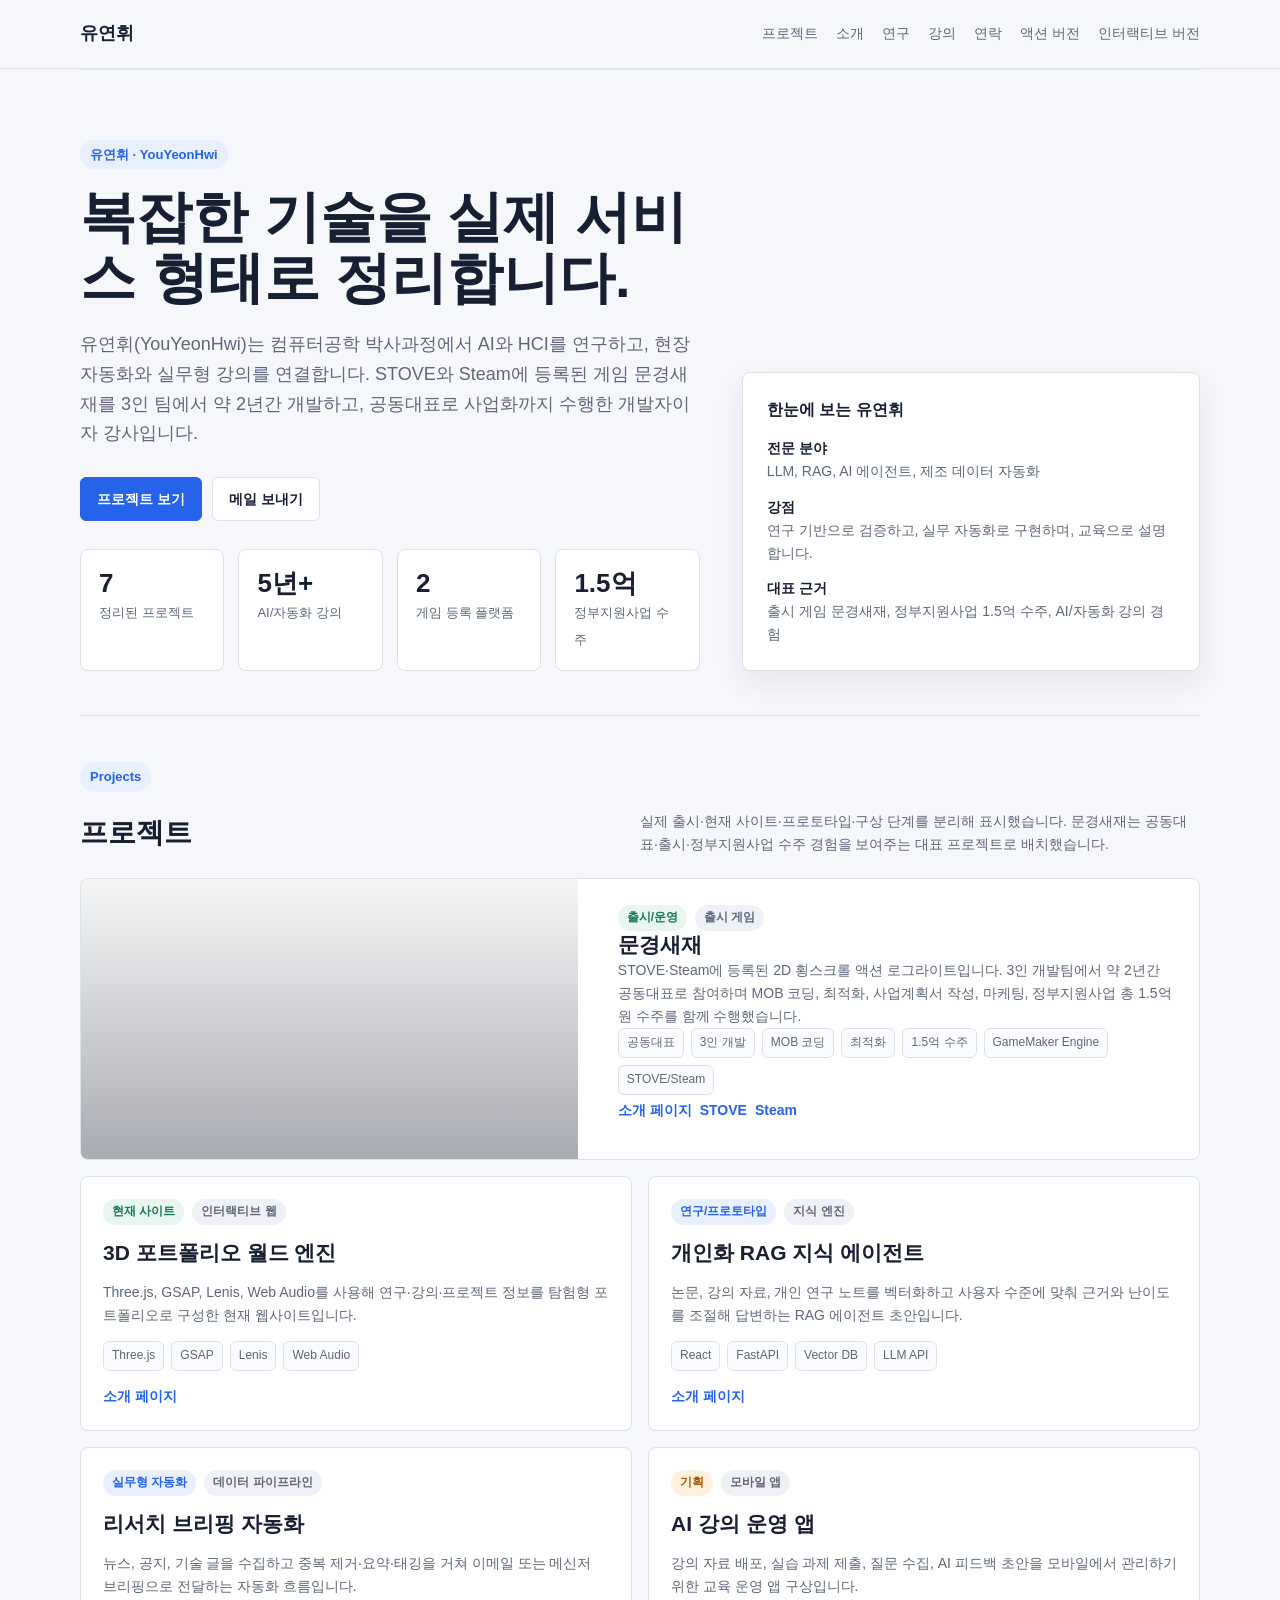
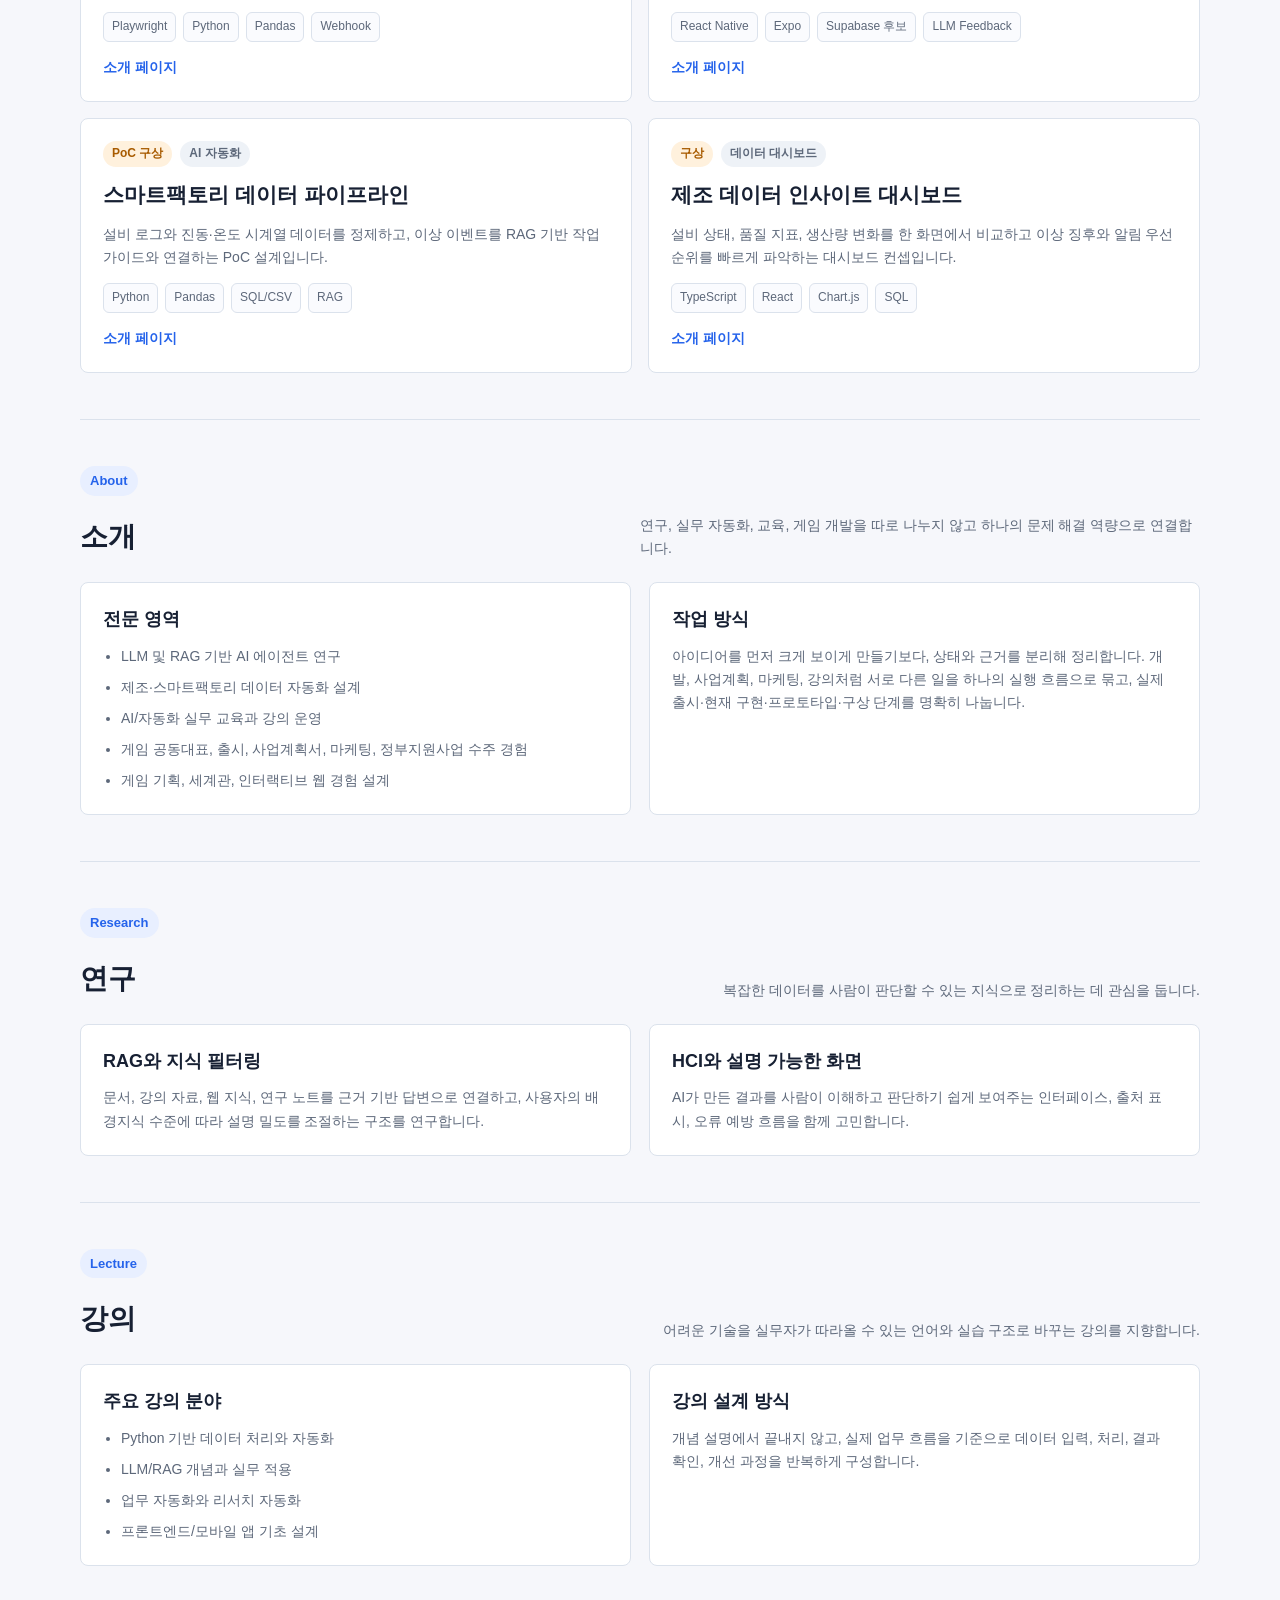
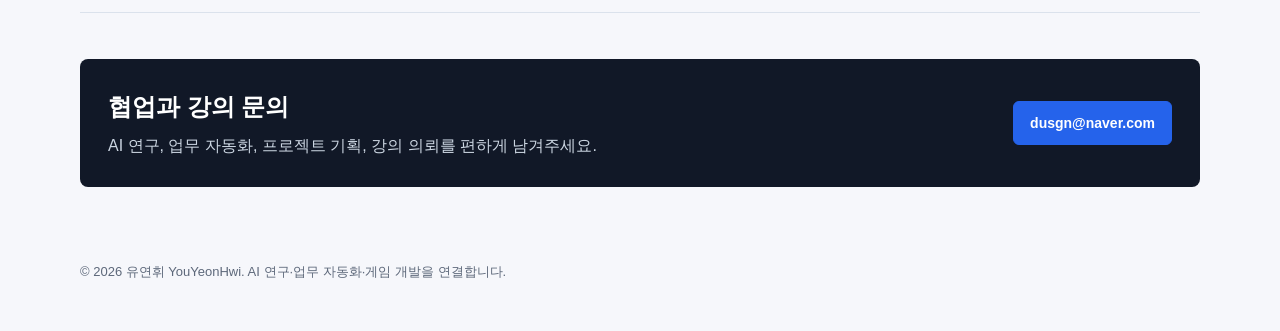
<file: basic.html>
<!DOCTYPE html>
<html lang="ko">
<head>
  <meta charset="UTF-8">
  <meta name="viewport" content="width=device-width, initial-scale=1.0">
  <title>유연휘 | YouYeonHwi 포트폴리오</title>
  <meta name="description" content="AI 연구, 업무 자동화, 교육, 게임 개발 프로젝트를 깔끔하게 정리한 유연휘(YouYeonHwi)의 포트폴리오입니다.">
  <style>
    :root {
      --bg: #f6f7fb;
      --surface: #ffffff;
      --surface-soft: #eef2f7;
      --text: #172033;
      --muted: #5d687a;
      --line: #dbe2ec;
      --accent: #2563eb;
      --accent-soft: #e8efff;
      --green: #147a50;
      --orange: #a85b00;
      --shadow: 0 12px 30px rgba(25, 35, 55, 0.08);
    }

    * {
      box-sizing: border-box;
      margin: 0;
      padding: 0;
    }

    html {
      scroll-behavior: smooth;
    }

    body {
      font-family: -apple-system, BlinkMacSystemFont, "Segoe UI", "Noto Sans KR", sans-serif;
      background: var(--bg);
      color: var(--text);
      line-height: 1.65;
    }

    a {
      color: inherit;
      text-decoration: none;
    }

    .page {
      width: min(1120px, calc(100% - 40px));
      margin: 0 auto;
    }

    .topbar {
      position: sticky;
      top: 0;
      z-index: 10;
      background: rgba(246, 247, 251, 0.92);
      border-bottom: 1px solid var(--line);
      backdrop-filter: blur(14px);
    }

    .topbar-inner {
      width: min(1120px, calc(100% - 40px));
      margin: 0 auto;
      min-height: 68px;
      display: flex;
      justify-content: space-between;
      align-items: center;
      gap: 24px;
    }

    .brand {
      font-weight: 800;
      font-size: 18px;
    }

    .nav {
      display: flex;
      gap: 18px;
      font-size: 14px;
      color: var(--muted);
      white-space: nowrap;
    }

    .nav a:hover {
      color: var(--accent);
    }

    .hero {
      padding: 70px 0 44px;
      display: grid;
      grid-template-columns: 1.15fr 0.85fr;
      gap: 42px;
      align-items: end;
    }

    .eyebrow {
      display: inline-flex;
      align-items: center;
      min-height: 28px;
      padding: 4px 10px;
      border-radius: 999px;
      background: var(--accent-soft);
      color: var(--accent);
      font-size: 13px;
      font-weight: 700;
      margin-bottom: 18px;
    }

    h1 {
      font-size: 56px;
      line-height: 1.08;
      letter-spacing: 0;
      margin-bottom: 22px;
    }

    .lead {
      font-size: 18px;
      color: var(--muted);
      max-width: 680px;
    }

    .hero-actions {
      display: flex;
      flex-wrap: wrap;
      gap: 10px;
      margin-top: 28px;
    }

    .btn {
      display: inline-flex;
      align-items: center;
      justify-content: center;
      min-height: 44px;
      padding: 0 16px;
      border-radius: 6px;
      border: 1px solid var(--line);
      background: var(--surface);
      font-size: 14px;
      font-weight: 700;
    }

    .btn.primary {
      background: var(--accent);
      border-color: var(--accent);
      color: #fff;
    }

    .summary-card {
      background: var(--surface);
      border: 1px solid var(--line);
      border-radius: 8px;
      padding: 24px;
      box-shadow: var(--shadow);
    }

    .summary-card h2 {
      font-size: 16px;
      margin-bottom: 14px;
    }

    .summary-list {
      display: grid;
      gap: 12px;
      color: var(--muted);
      font-size: 14px;
    }

    .summary-list strong {
      color: var(--text);
    }

    section {
      padding: 46px 0;
      border-top: 1px solid var(--line);
      scroll-margin-top: 88px;
    }

    #top {
      scroll-margin-top: 88px;
    }

    .section-head {
      display: flex;
      justify-content: space-between;
      align-items: end;
      gap: 24px;
      margin-bottom: 22px;
    }

    .section-head h2 {
      font-size: 28px;
      letter-spacing: 0;
    }

    .section-head p {
      max-width: 560px;
      color: var(--muted);
      font-size: 14px;
    }

    .stats {
      display: grid;
      grid-template-columns: repeat(4, 1fr);
      gap: 14px;
      margin-top: 28px;
    }

    .stat {
      background: var(--surface);
      border: 1px solid var(--line);
      border-radius: 8px;
      padding: 18px;
    }

    .stat strong {
      display: block;
      font-size: 26px;
      line-height: 1.2;
    }

    .stat span {
      color: var(--muted);
      font-size: 13px;
    }

    .project-grid {
      display: grid;
      grid-template-columns: repeat(2, 1fr);
      gap: 16px;
    }

    .project {
      background: var(--surface);
      border: 1px solid var(--line);
      border-radius: 8px;
      padding: 22px;
      display: grid;
      gap: 14px;
      min-height: 100%;
    }

    .project.featured {
      grid-column: span 2;
      grid-template-columns: 0.9fr 1.1fr;
      align-items: stretch;
      padding: 0;
      overflow: hidden;
    }

    .project-cover {
      min-height: 280px;
      background:
        linear-gradient(rgba(15, 23, 42, 0.04), rgba(15, 23, 42, 0.36)),
        url("https://cdn.akamai.steamstatic.com/steam/apps/1925860/capsule_616x353.jpg") center/cover;
    }

    .project.featured .project-body {
      padding: 26px;
    }

    .project-top {
      display: flex;
      flex-wrap: wrap;
      align-items: center;
      gap: 8px;
    }

    .tag {
      display: inline-flex;
      align-items: center;
      min-height: 24px;
      padding: 3px 9px;
      border-radius: 999px;
      background: var(--surface-soft);
      color: var(--muted);
      font-size: 12px;
      font-weight: 700;
    }

    .tag.shipped {
      background: #e8f6ef;
      color: var(--green);
    }

    .tag.active {
      background: var(--accent-soft);
      color: var(--accent);
    }

    .tag.planning {
      background: #fff1dd;
      color: var(--orange);
    }

    .project h3 {
      font-size: 21px;
      line-height: 1.35;
    }

    .project p {
      color: var(--muted);
      font-size: 14px;
    }

    .chips {
      display: flex;
      flex-wrap: wrap;
      gap: 7px;
    }

    .chip {
      border: 1px solid var(--line);
      background: #fafbfe;
      border-radius: 6px;
      padding: 4px 8px;
      color: var(--muted);
      font-size: 12px;
    }

    .project-links {
      display: flex;
      flex-wrap: wrap;
      gap: 8px;
      margin-top: 4px;
    }

    .text-link {
      color: var(--accent);
      font-weight: 700;
      font-size: 14px;
    }

    .two-col {
      display: grid;
      grid-template-columns: 1fr 1fr;
      gap: 18px;
    }

    .plain-card {
      background: var(--surface);
      border: 1px solid var(--line);
      border-radius: 8px;
      padding: 22px;
    }

    .plain-card h3 {
      font-size: 18px;
      margin-bottom: 10px;
    }

    .plain-card p,
    .plain-card li {
      color: var(--muted);
      font-size: 14px;
    }

    .plain-card ul {
      display: grid;
      gap: 8px;
      padding-left: 18px;
    }

    .contact-box {
      background: #111827;
      color: #fff;
      border-radius: 8px;
      padding: 28px;
      display: flex;
      justify-content: space-between;
      align-items: center;
      gap: 20px;
    }

    .contact-box p {
      color: #cbd5e1;
      margin-top: 6px;
    }

    footer {
      padding: 28px 0 48px;
      color: var(--muted);
      font-size: 13px;
    }

    @media (max-width: 900px) {
      .topbar {
        position: static;
      }

      .topbar-inner {
        min-height: auto;
        padding: 16px 0;
        align-items: flex-start;
        flex-direction: column;
      }

      .nav {
        width: 100%;
        flex-wrap: wrap;
        gap: 8px 14px;
        overflow-x: visible;
        padding-bottom: 0;
        white-space: normal;
      }

      .hero,
      .project.featured,
      .two-col {
        grid-template-columns: 1fr;
      }

      h1 {
        font-size: 40px;
      }

      .stats {
        grid-template-columns: repeat(2, 1fr);
      }

      .project-grid {
        grid-template-columns: 1fr;
      }

      .project.featured {
        grid-column: span 1;
      }

      #top,
      section {
        scroll-margin-top: 0;
      }
    }

    @media (max-width: 560px) {
      .page,
      .topbar-inner {
        width: min(100% - 28px, 1120px);
      }

      .hero {
        padding-top: 46px;
      }

      h1 {
        font-size: 34px;
      }

      .lead {
        font-size: 16px;
      }

      .section-head {
        align-items: flex-start;
        flex-direction: column;
      }

      .stats {
        grid-template-columns: 1fr;
      }

      .hero-actions .btn,
      .contact-box .btn {
        width: 100%;
      }

      .contact-box {
        align-items: stretch;
        flex-direction: column;
      }
    }
  </style>
</head>
<body>
  <header class="topbar">
    <div class="topbar-inner">
      <a class="brand" href="#top">유연휘</a>
      <nav class="nav" aria-label="주요 섹션">
        <a href="#projects">프로젝트</a>
        <a href="#about">소개</a>
        <a href="#research">연구</a>
        <a href="#lecture">강의</a>
        <a href="#contact">연락</a>
        <a href="action.html">액션 버전</a>
        <a href="interactive.html">인터랙티브 버전</a>
      </nav>
    </div>
  </header>

  <main id="top" class="page">
    <section class="hero" aria-labelledby="hero-title">
      <div>
        <span class="eyebrow">유연휘 · YouYeonHwi</span>
        <h1 id="hero-title">복잡한 기술을 실제 서비스 형태로 정리합니다.</h1>
        <p class="lead">
          유연휘(YouYeonHwi)는 컴퓨터공학 박사과정에서 AI와 HCI를 연구하고, 현장 자동화와 실무형 강의를 연결합니다.
          STOVE와 Steam에 등록된 게임 문경새재를 3인 팀에서 약 2년간 개발하고, 공동대표로 사업화까지 수행한 개발자이자 강사입니다.
        </p>
        <div class="hero-actions">
          <a class="btn primary" href="#projects">프로젝트 보기</a>
          <a class="btn" href="mailto:dusgn@naver.com">메일 보내기</a>
        </div>
        <div class="stats" aria-label="핵심 지표">
          <div class="stat"><strong>7</strong><span>정리된 프로젝트</span></div>
          <div class="stat"><strong>5년+</strong><span>AI/자동화 강의</span></div>
          <div class="stat"><strong>2</strong><span>게임 등록 플랫폼</span></div>
          <div class="stat"><strong>1.5억</strong><span>정부지원사업 수주</span></div>
        </div>
      </div>

      <aside class="summary-card">
        <h2>한눈에 보는 유연휘</h2>
        <div class="summary-list">
          <p><strong>전문 분야</strong><br>LLM, RAG, AI 에이전트, 제조 데이터 자동화</p>
          <p><strong>강점</strong><br>연구 기반으로 검증하고, 실무 자동화로 구현하며, 교육으로 설명합니다.</p>
          <p><strong>대표 근거</strong><br>출시 게임 문경새재, 정부지원사업 1.5억 수주, AI/자동화 강의 경험</p>
        </div>
      </aside>
    </section>

    <section id="projects" aria-labelledby="projects-title">
      <div class="section-head">
        <div>
          <span class="eyebrow">Projects</span>
          <h2 id="projects-title">프로젝트</h2>
        </div>
        <p>실제 출시·현재 사이트·프로토타입·구상 단계를 분리해 표시했습니다. 문경새재는 공동대표·출시·정부지원사업 수주 경험을 보여주는 대표 프로젝트로 배치했습니다.</p>
      </div>

      <div class="project-grid">
        <article class="project featured">
          <div class="project-cover" aria-hidden="true"></div>
          <div class="project-body">
            <div class="project-top">
              <span class="tag shipped">출시/운영</span>
              <span class="tag">출시 게임</span>
            </div>
            <h3>문경새재</h3>
            <p>STOVE·Steam에 등록된 2D 횡스크롤 액션 로그라이트입니다. 3인 개발팀에서 약 2년간 공동대표로 참여하며 MOB 코딩, 최적화, 사업계획서 작성, 마케팅, 정부지원사업 총 1.5억 원 수주를 함께 수행했습니다.</p>
            <div class="chips">
              <span class="chip">공동대표</span>
              <span class="chip">3인 개발</span>
              <span class="chip">MOB 코딩</span>
              <span class="chip">최적화</span>
              <span class="chip">1.5억 수주</span>
              <span class="chip">GameMaker Engine</span>
              <span class="chip">STOVE/Steam</span>
            </div>
            <div class="project-links">
              <a class="text-link" href="projects/seonbi.html">소개 페이지</a>
              <a class="text-link" href="https://store.onstove.com/ko/games/1173" target="_blank" rel="noopener">STOVE</a>
              <a class="text-link" href="https://store.steampowered.com/app/1925860/Seonbi__Scholar_of_Joseon/?l=koreana" target="_blank" rel="noopener">Steam</a>
            </div>
          </div>
        </article>

        <article class="project">
          <div class="project-top"><span class="tag shipped">현재 사이트</span><span class="tag">인터랙티브 웹</span></div>
          <h3>3D 포트폴리오 월드 엔진</h3>
          <p>Three.js, GSAP, Lenis, Web Audio를 사용해 연구·강의·프로젝트 정보를 탐험형 포트폴리오로 구성한 현재 웹사이트입니다.</p>
          <div class="chips"><span class="chip">Three.js</span><span class="chip">GSAP</span><span class="chip">Lenis</span><span class="chip">Web Audio</span></div>
          <a class="text-link" href="projects/portfolio-world.html">소개 페이지</a>
        </article>

        <article class="project">
          <div class="project-top"><span class="tag active">연구/프로토타입</span><span class="tag">지식 엔진</span></div>
          <h3>개인화 RAG 지식 에이전트</h3>
          <p>논문, 강의 자료, 개인 연구 노트를 벡터화하고 사용자 수준에 맞춰 근거와 난이도를 조절해 답변하는 RAG 에이전트 초안입니다.</p>
          <div class="chips"><span class="chip">React</span><span class="chip">FastAPI</span><span class="chip">Vector DB</span><span class="chip">LLM API</span></div>
          <a class="text-link" href="projects/rag-agent.html">소개 페이지</a>
        </article>

        <article class="project">
          <div class="project-top"><span class="tag active">실무형 자동화</span><span class="tag">데이터 파이프라인</span></div>
          <h3>리서치 브리핑 자동화</h3>
          <p>뉴스, 공지, 기술 글을 수집하고 중복 제거·요약·태깅을 거쳐 이메일 또는 메신저 브리핑으로 전달하는 자동화 흐름입니다.</p>
          <div class="chips"><span class="chip">Playwright</span><span class="chip">Python</span><span class="chip">Pandas</span><span class="chip">Webhook</span></div>
          <a class="text-link" href="projects/research-briefing.html">소개 페이지</a>
        </article>

        <article class="project">
          <div class="project-top"><span class="tag planning">기획</span><span class="tag">모바일 앱</span></div>
          <h3>AI 강의 운영 앱</h3>
          <p>강의 자료 배포, 실습 과제 제출, 질문 수집, AI 피드백 초안을 모바일에서 관리하기 위한 교육 운영 앱 구상입니다.</p>
          <div class="chips"><span class="chip">React Native</span><span class="chip">Expo</span><span class="chip">Supabase 후보</span><span class="chip">LLM Feedback</span></div>
          <a class="text-link" href="projects/lecture-app.html">소개 페이지</a>
        </article>

        <article class="project">
          <div class="project-top"><span class="tag planning">PoC 구상</span><span class="tag">AI 자동화</span></div>
          <h3>스마트팩토리 데이터 파이프라인</h3>
          <p>설비 로그와 진동·온도 시계열 데이터를 정제하고, 이상 이벤트를 RAG 기반 작업 가이드와 연결하는 PoC 설계입니다.</p>
          <div class="chips"><span class="chip">Python</span><span class="chip">Pandas</span><span class="chip">SQL/CSV</span><span class="chip">RAG</span></div>
          <a class="text-link" href="projects/smart-factory-pipeline.html">소개 페이지</a>
        </article>

        <article class="project">
          <div class="project-top"><span class="tag planning">구상</span><span class="tag">데이터 대시보드</span></div>
          <h3>제조 데이터 인사이트 대시보드</h3>
          <p>설비 상태, 품질 지표, 생산량 변화를 한 화면에서 비교하고 이상 징후와 알림 우선순위를 빠르게 파악하는 대시보드 컨셉입니다.</p>
          <div class="chips"><span class="chip">TypeScript</span><span class="chip">React</span><span class="chip">Chart.js</span><span class="chip">SQL</span></div>
          <a class="text-link" href="projects/manufacturing-dashboard.html">소개 페이지</a>
        </article>
      </div>
    </section>

    <section id="about" aria-labelledby="about-title">
      <div class="section-head">
        <div>
          <span class="eyebrow">About</span>
          <h2 id="about-title">소개</h2>
        </div>
        <p>연구, 실무 자동화, 교육, 게임 개발을 따로 나누지 않고 하나의 문제 해결 역량으로 연결합니다.</p>
      </div>
      <div class="two-col">
        <div class="plain-card">
          <h3>전문 영역</h3>
          <ul>
            <li>LLM 및 RAG 기반 AI 에이전트 연구</li>
            <li>제조·스마트팩토리 데이터 자동화 설계</li>
            <li>AI/자동화 실무 교육과 강의 운영</li>
            <li>게임 공동대표, 출시, 사업계획서, 마케팅, 정부지원사업 수주 경험</li>
            <li>게임 기획, 세계관, 인터랙티브 웹 경험 설계</li>
          </ul>
        </div>
        <div class="plain-card">
          <h3>작업 방식</h3>
          <p>아이디어를 먼저 크게 보이게 만들기보다, 상태와 근거를 분리해 정리합니다. 개발, 사업계획, 마케팅, 강의처럼 서로 다른 일을 하나의 실행 흐름으로 묶고, 실제 출시·현재 구현·프로토타입·구상 단계를 명확히 나눕니다.</p>
        </div>
      </div>
    </section>

    <section id="research" aria-labelledby="research-title">
      <div class="section-head">
        <div>
          <span class="eyebrow">Research</span>
          <h2 id="research-title">연구</h2>
        </div>
        <p>복잡한 데이터를 사람이 판단할 수 있는 지식으로 정리하는 데 관심을 둡니다.</p>
      </div>
      <div class="two-col">
        <div class="plain-card">
          <h3>RAG와 지식 필터링</h3>
          <p>문서, 강의 자료, 웹 지식, 연구 노트를 근거 기반 답변으로 연결하고, 사용자의 배경지식 수준에 따라 설명 밀도를 조절하는 구조를 연구합니다.</p>
        </div>
        <div class="plain-card">
          <h3>HCI와 설명 가능한 화면</h3>
          <p>AI가 만든 결과를 사람이 이해하고 판단하기 쉽게 보여주는 인터페이스, 출처 표시, 오류 예방 흐름을 함께 고민합니다.</p>
        </div>
      </div>
    </section>

    <section id="lecture" aria-labelledby="lecture-title">
      <div class="section-head">
        <div>
          <span class="eyebrow">Lecture</span>
          <h2 id="lecture-title">강의</h2>
        </div>
        <p>어려운 기술을 실무자가 따라올 수 있는 언어와 실습 구조로 바꾸는 강의를 지향합니다.</p>
      </div>
      <div class="two-col">
        <div class="plain-card">
          <h3>주요 강의 분야</h3>
          <ul>
            <li>Python 기반 데이터 처리와 자동화</li>
            <li>LLM/RAG 개념과 실무 적용</li>
            <li>업무 자동화와 리서치 자동화</li>
            <li>프론트엔드/모바일 앱 기초 설계</li>
          </ul>
        </div>
        <div class="plain-card">
          <h3>강의 설계 방식</h3>
          <p>개념 설명에서 끝내지 않고, 실제 업무 흐름을 기준으로 데이터 입력, 처리, 결과 확인, 개선 과정을 반복하게 구성합니다.</p>
        </div>
      </div>
    </section>

    <section id="contact" aria-labelledby="contact-title">
      <div class="contact-box">
        <div>
          <h2 id="contact-title">협업과 강의 문의</h2>
          <p>AI 연구, 업무 자동화, 프로젝트 기획, 강의 의뢰를 편하게 남겨주세요.</p>
        </div>
        <a class="btn primary" href="mailto:dusgn@naver.com">dusgn@naver.com</a>
      </div>
    </section>

    <footer>
      <p>© 2026 유연휘 YouYeonHwi. AI 연구·업무 자동화·게임 개발을 연결합니다.</p>
    </footer>
  </main>
</body>
</html>
</file>
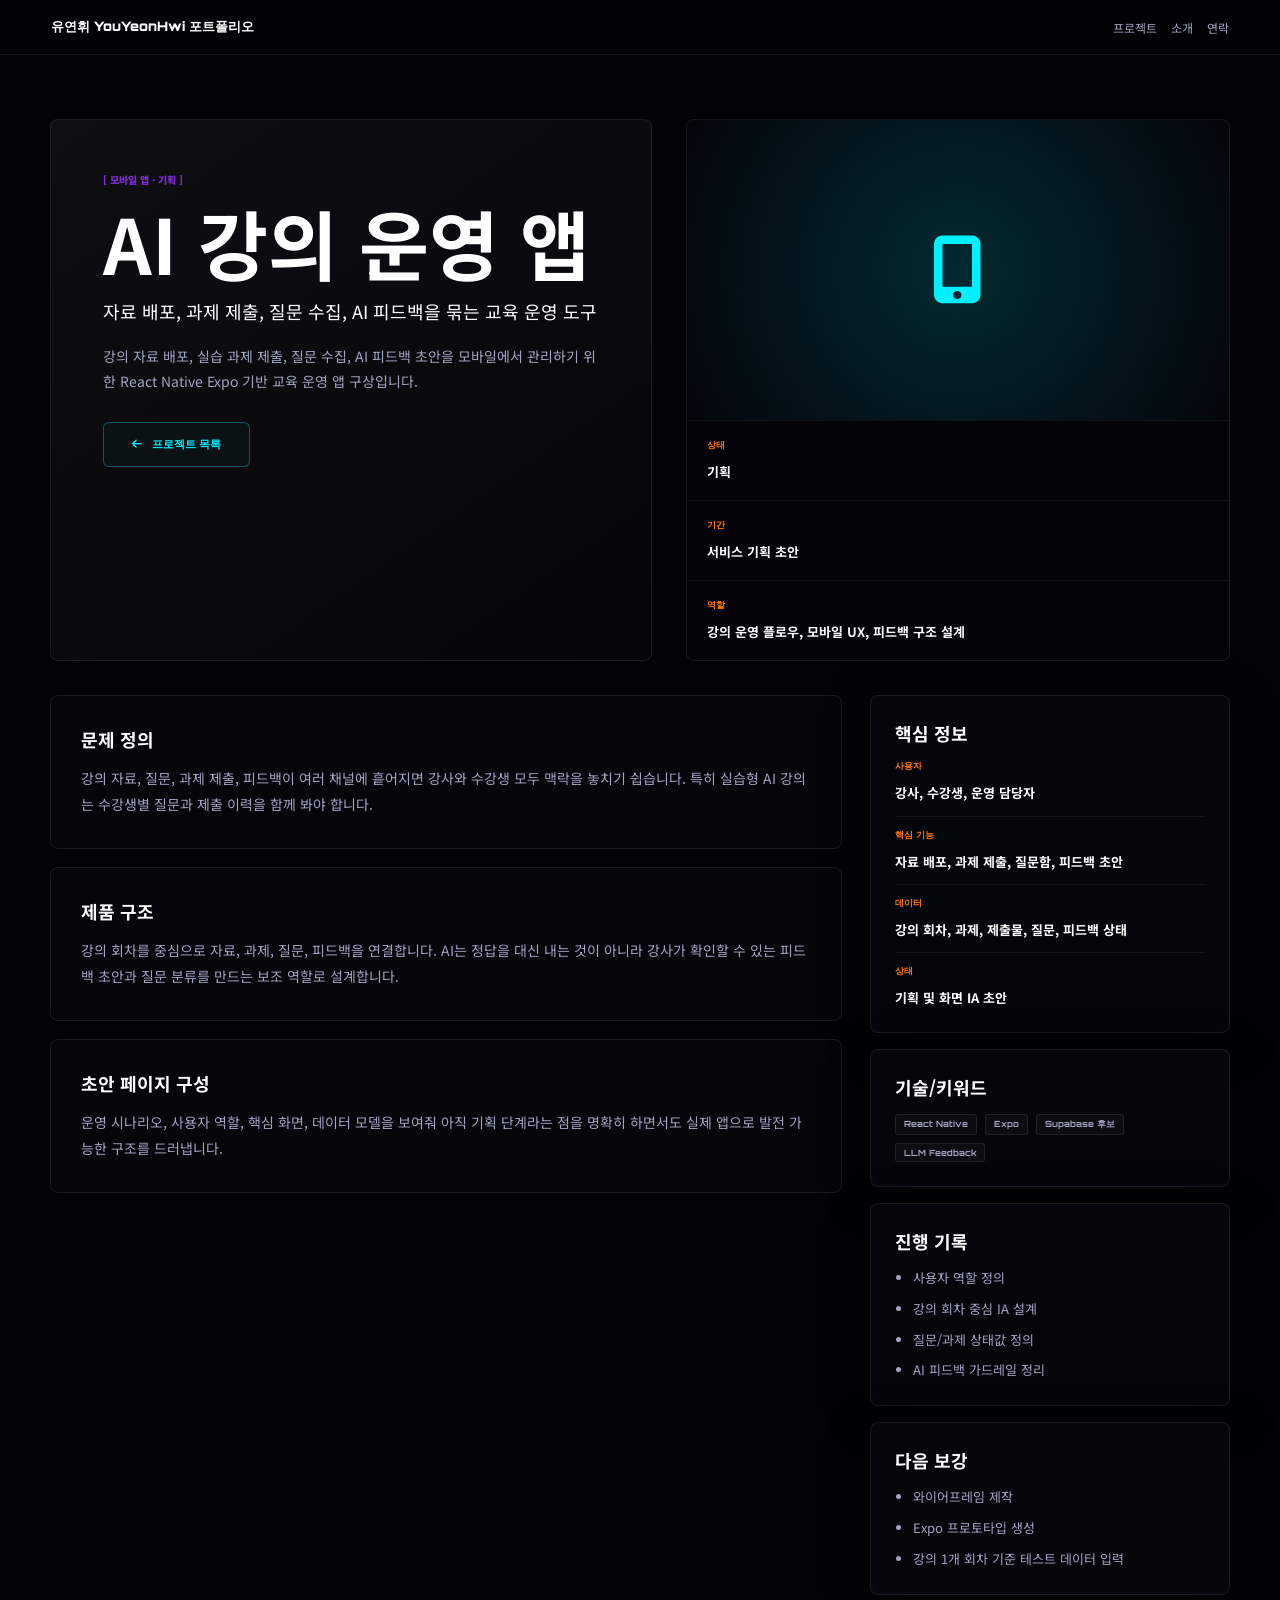
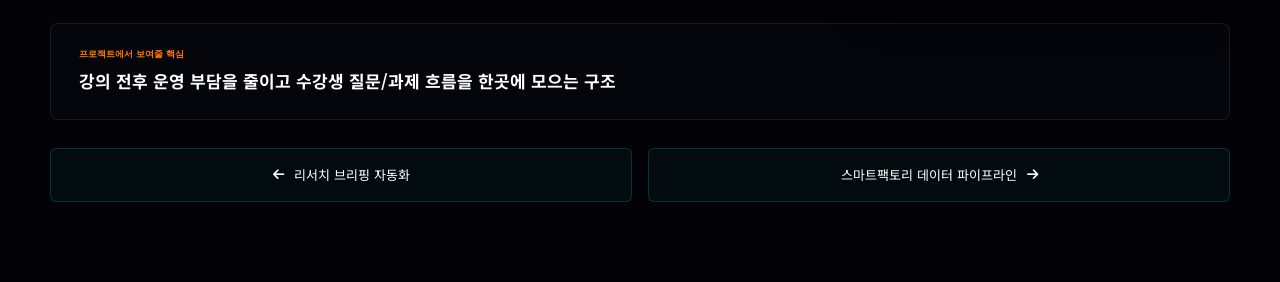
<file: projects/lecture-app.html>
﻿<!DOCTYPE html>
<html lang="ko">
<head>
  <meta charset="UTF-8">
  <meta name="viewport" content="width=device-width, initial-scale=1.0">
  <title>AI 강의 운영 앱 | 유연휘 YouYeonHwi 프로젝트</title>
  <link rel="preconnect" href="https://fonts.googleapis.com">
  <link rel="preconnect" href="https://fonts.gstatic.com" crossorigin>
  <link href="https://fonts.googleapis.com/css2?family=Noto+Sans+KR:wght@300;400;500;700;900&family=Orbitron:wght@400;600;800;900&display=swap" rel="stylesheet">
  <link rel="stylesheet" href="https://cdnjs.cloudflare.com/ajax/libs/font-awesome/6.4.0/css/all.min.css">
  <link rel="stylesheet" href="../style.css?v=20260526n">
</head>
<body class="project-detail-page" data-project="lecture-app">
  <div id="project-detail-root"></div>
  <script src="../projects-data.js?v=20260526l"></script>
  <script src="../project-detail.js?v=20260526l"></script>
</body>
</html>
</file>
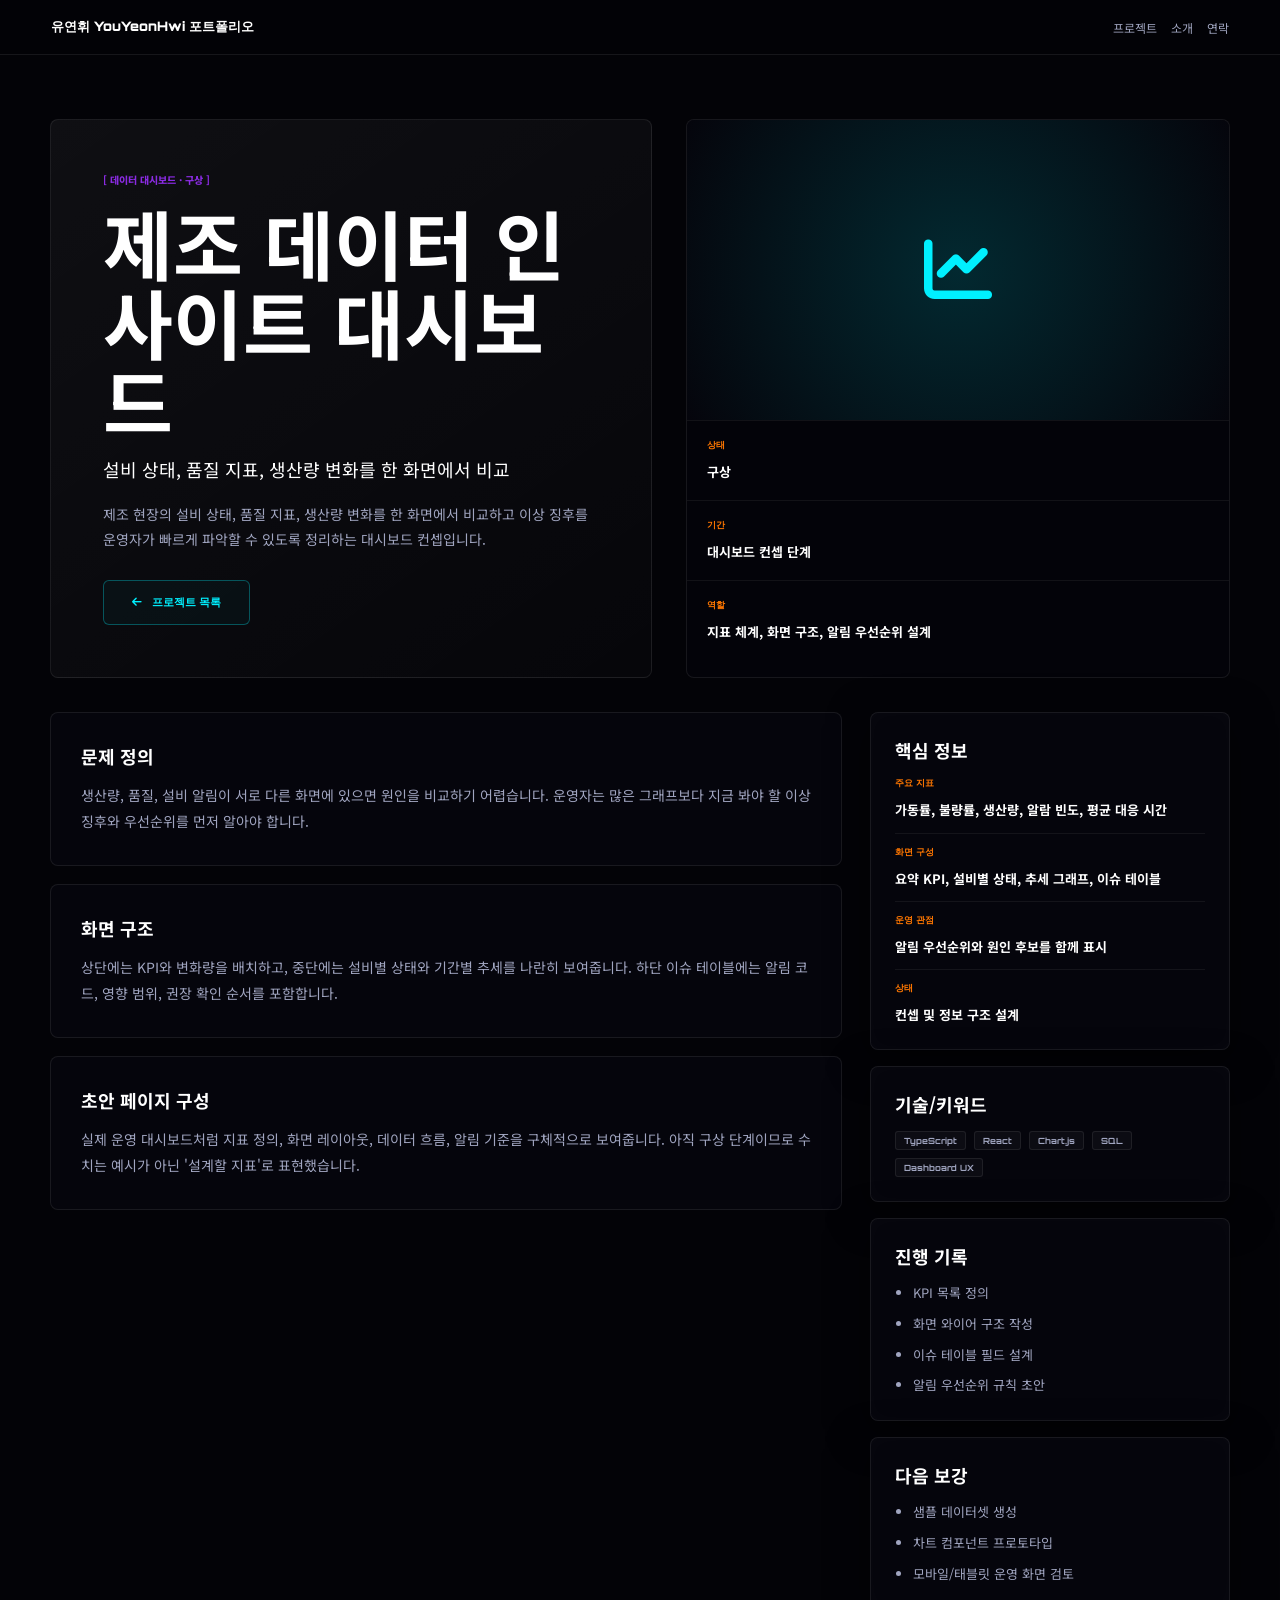
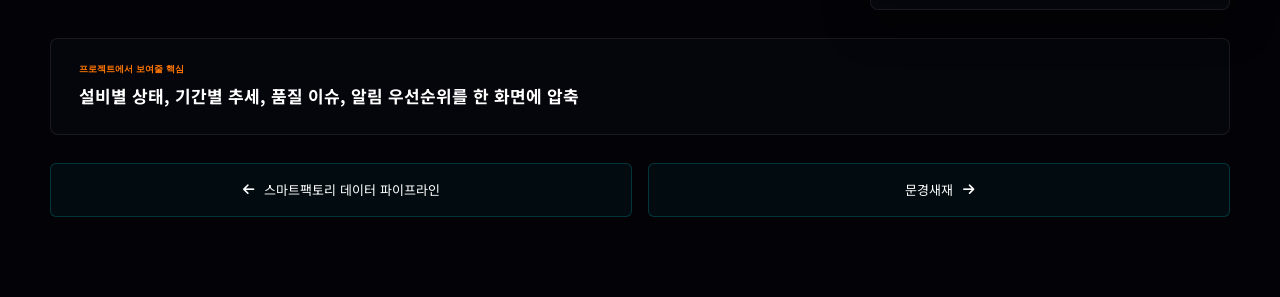
<file: projects/manufacturing-dashboard.html>
﻿<!DOCTYPE html>
<html lang="ko">
<head>
  <meta charset="UTF-8">
  <meta name="viewport" content="width=device-width, initial-scale=1.0">
  <title>제조 데이터 인사이트 대시보드 | 유연휘 YouYeonHwi 프로젝트</title>
  <link rel="preconnect" href="https://fonts.googleapis.com">
  <link rel="preconnect" href="https://fonts.gstatic.com" crossorigin>
  <link href="https://fonts.googleapis.com/css2?family=Noto+Sans+KR:wght@300;400;500;700;900&family=Orbitron:wght@400;600;800;900&display=swap" rel="stylesheet">
  <link rel="stylesheet" href="https://cdnjs.cloudflare.com/ajax/libs/font-awesome/6.4.0/css/all.min.css">
  <link rel="stylesheet" href="../style.css?v=20260526n">
</head>
<body class="project-detail-page" data-project="manufacturing-dashboard">
  <div id="project-detail-root"></div>
  <script src="../projects-data.js?v=20260526l"></script>
  <script src="../project-detail.js?v=20260526l"></script>
</body>
</html>
</file>
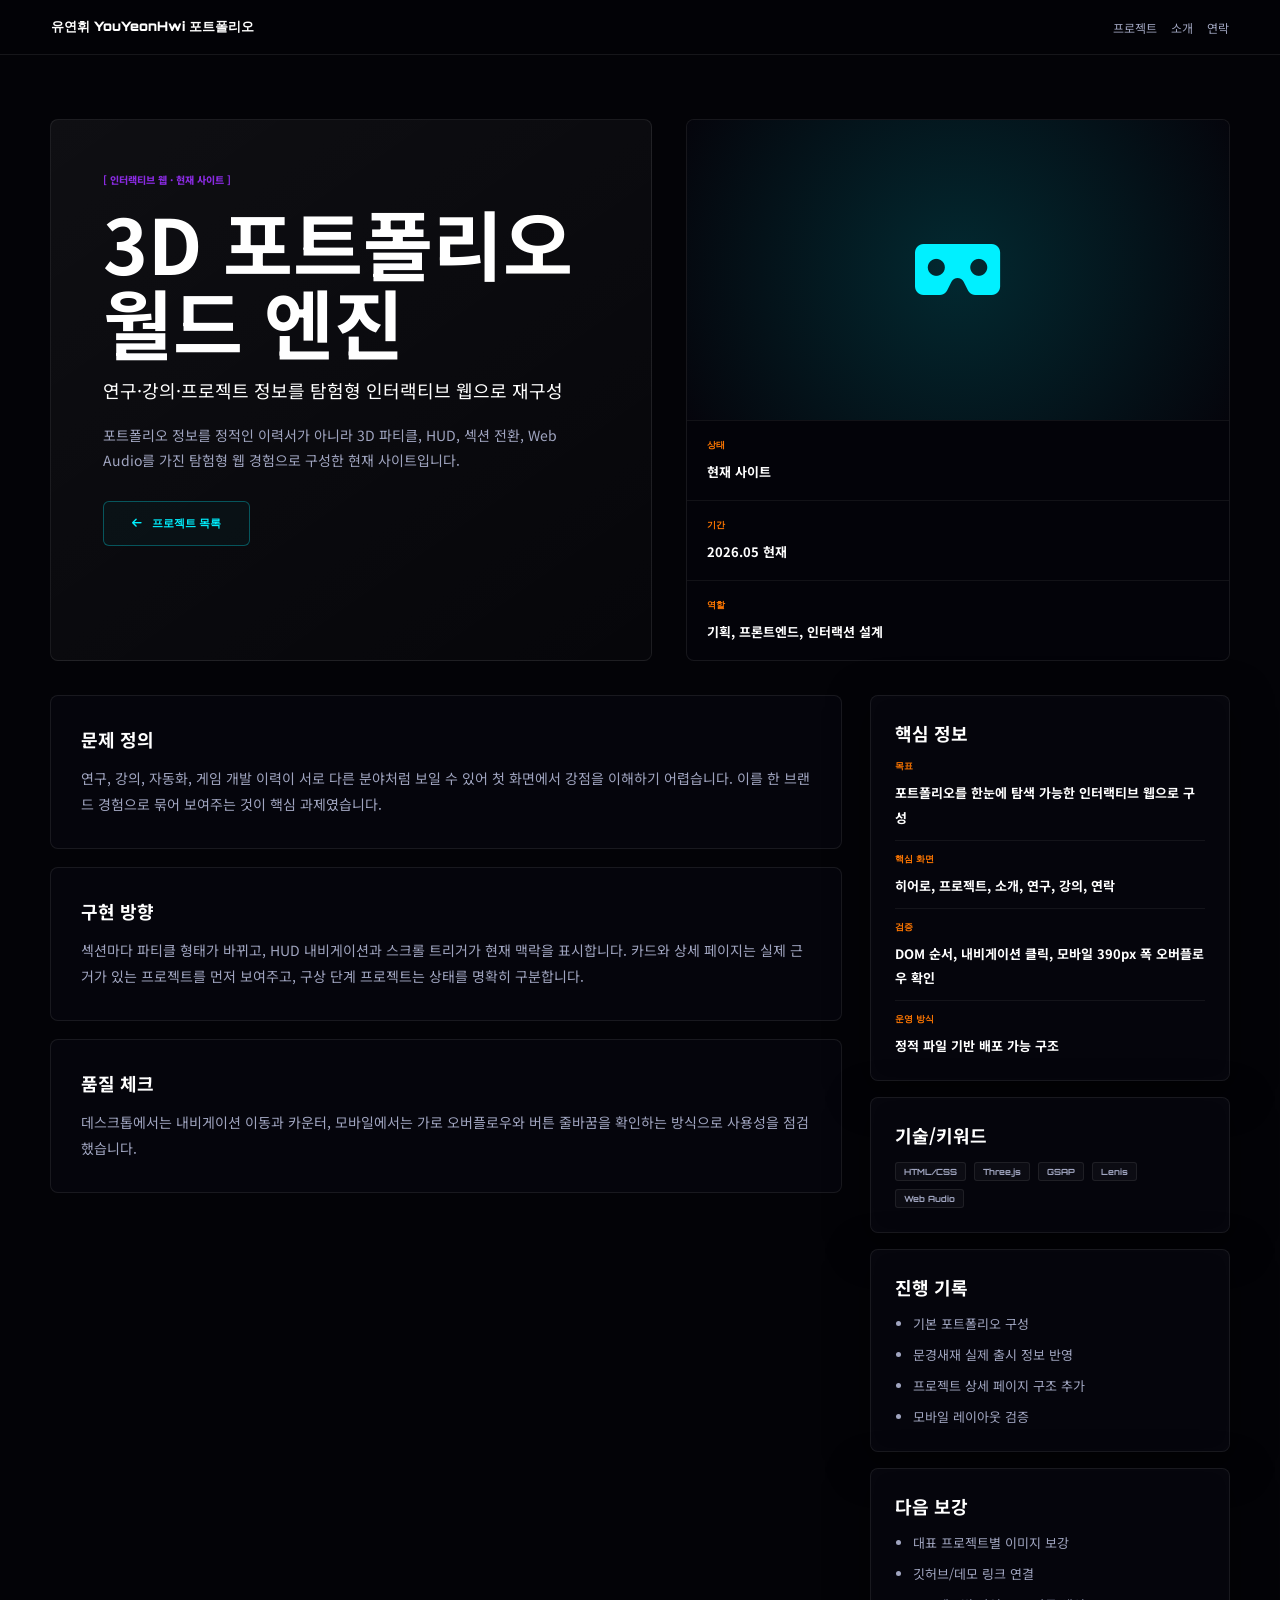
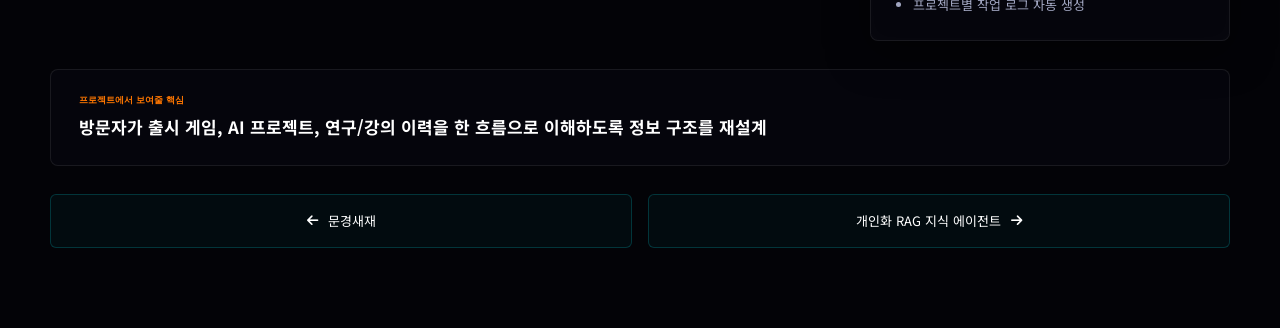
<file: projects/portfolio-world.html>
﻿<!DOCTYPE html>
<html lang="ko">
<head>
  <meta charset="UTF-8">
  <meta name="viewport" content="width=device-width, initial-scale=1.0">
  <title>3D 포트폴리오 월드 엔진 | 유연휘 YouYeonHwi 프로젝트</title>
  <link rel="preconnect" href="https://fonts.googleapis.com">
  <link rel="preconnect" href="https://fonts.gstatic.com" crossorigin>
  <link href="https://fonts.googleapis.com/css2?family=Noto+Sans+KR:wght@300;400;500;700;900&family=Orbitron:wght@400;600;800;900&display=swap" rel="stylesheet">
  <link rel="stylesheet" href="https://cdnjs.cloudflare.com/ajax/libs/font-awesome/6.4.0/css/all.min.css">
  <link rel="stylesheet" href="../style.css?v=20260526n">
</head>
<body class="project-detail-page" data-project="portfolio-world">
  <div id="project-detail-root"></div>
  <script src="../projects-data.js?v=20260526l"></script>
  <script src="../project-detail.js?v=20260526l"></script>
</body>
</html>
</file>
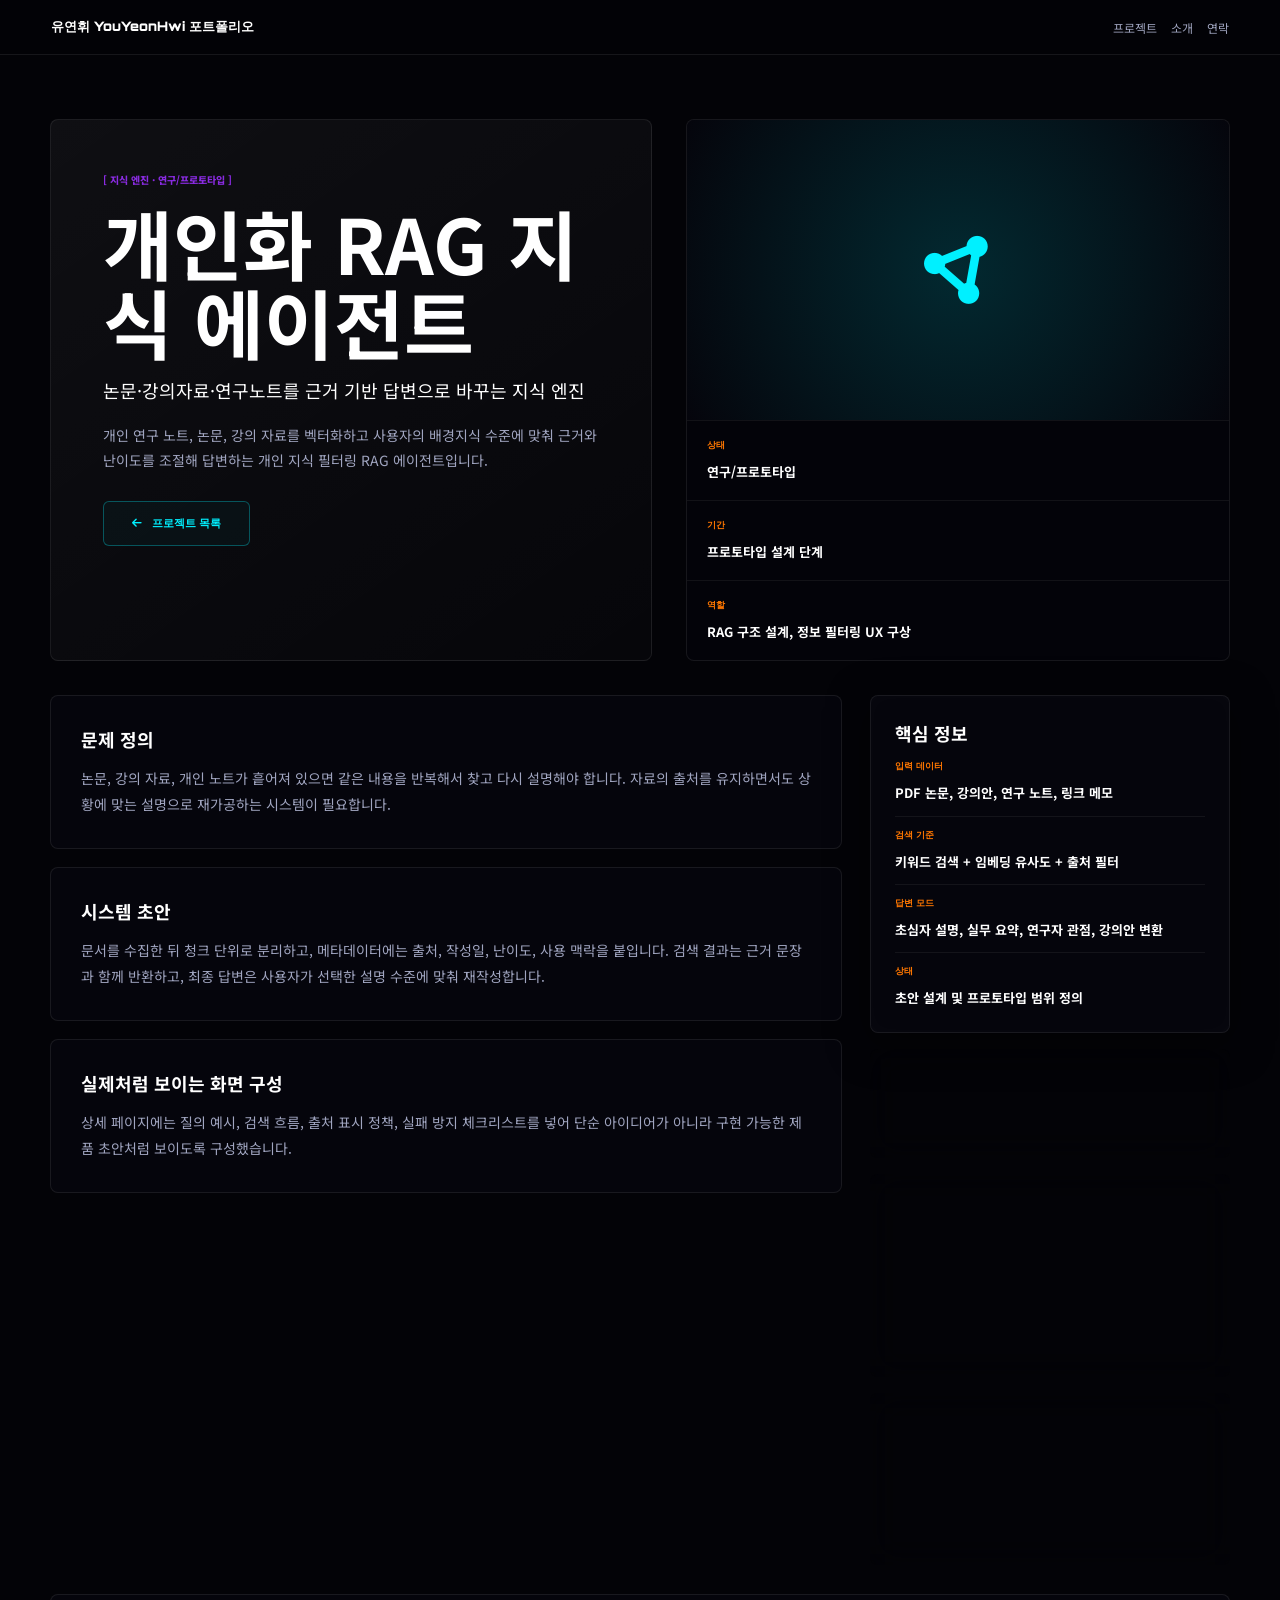
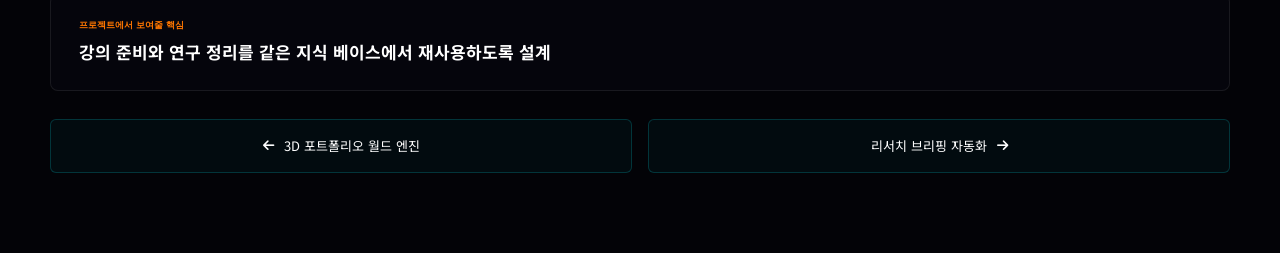
<file: projects/rag-agent.html>
﻿<!DOCTYPE html>
<html lang="ko">
<head>
  <meta charset="UTF-8">
  <meta name="viewport" content="width=device-width, initial-scale=1.0">
  <title>개인화 RAG 지식 에이전트 | 유연휘 YouYeonHwi 프로젝트</title>
  <link rel="preconnect" href="https://fonts.googleapis.com">
  <link rel="preconnect" href="https://fonts.gstatic.com" crossorigin>
  <link href="https://fonts.googleapis.com/css2?family=Noto+Sans+KR:wght@300;400;500;700;900&family=Orbitron:wght@400;600;800;900&display=swap" rel="stylesheet">
  <link rel="stylesheet" href="https://cdnjs.cloudflare.com/ajax/libs/font-awesome/6.4.0/css/all.min.css">
  <link rel="stylesheet" href="../style.css?v=20260526n">
</head>
<body class="project-detail-page" data-project="rag-agent">
  <div id="project-detail-root"></div>
  <script src="../projects-data.js?v=20260526l"></script>
  <script src="../project-detail.js?v=20260526l"></script>
</body>
</html>
</file>
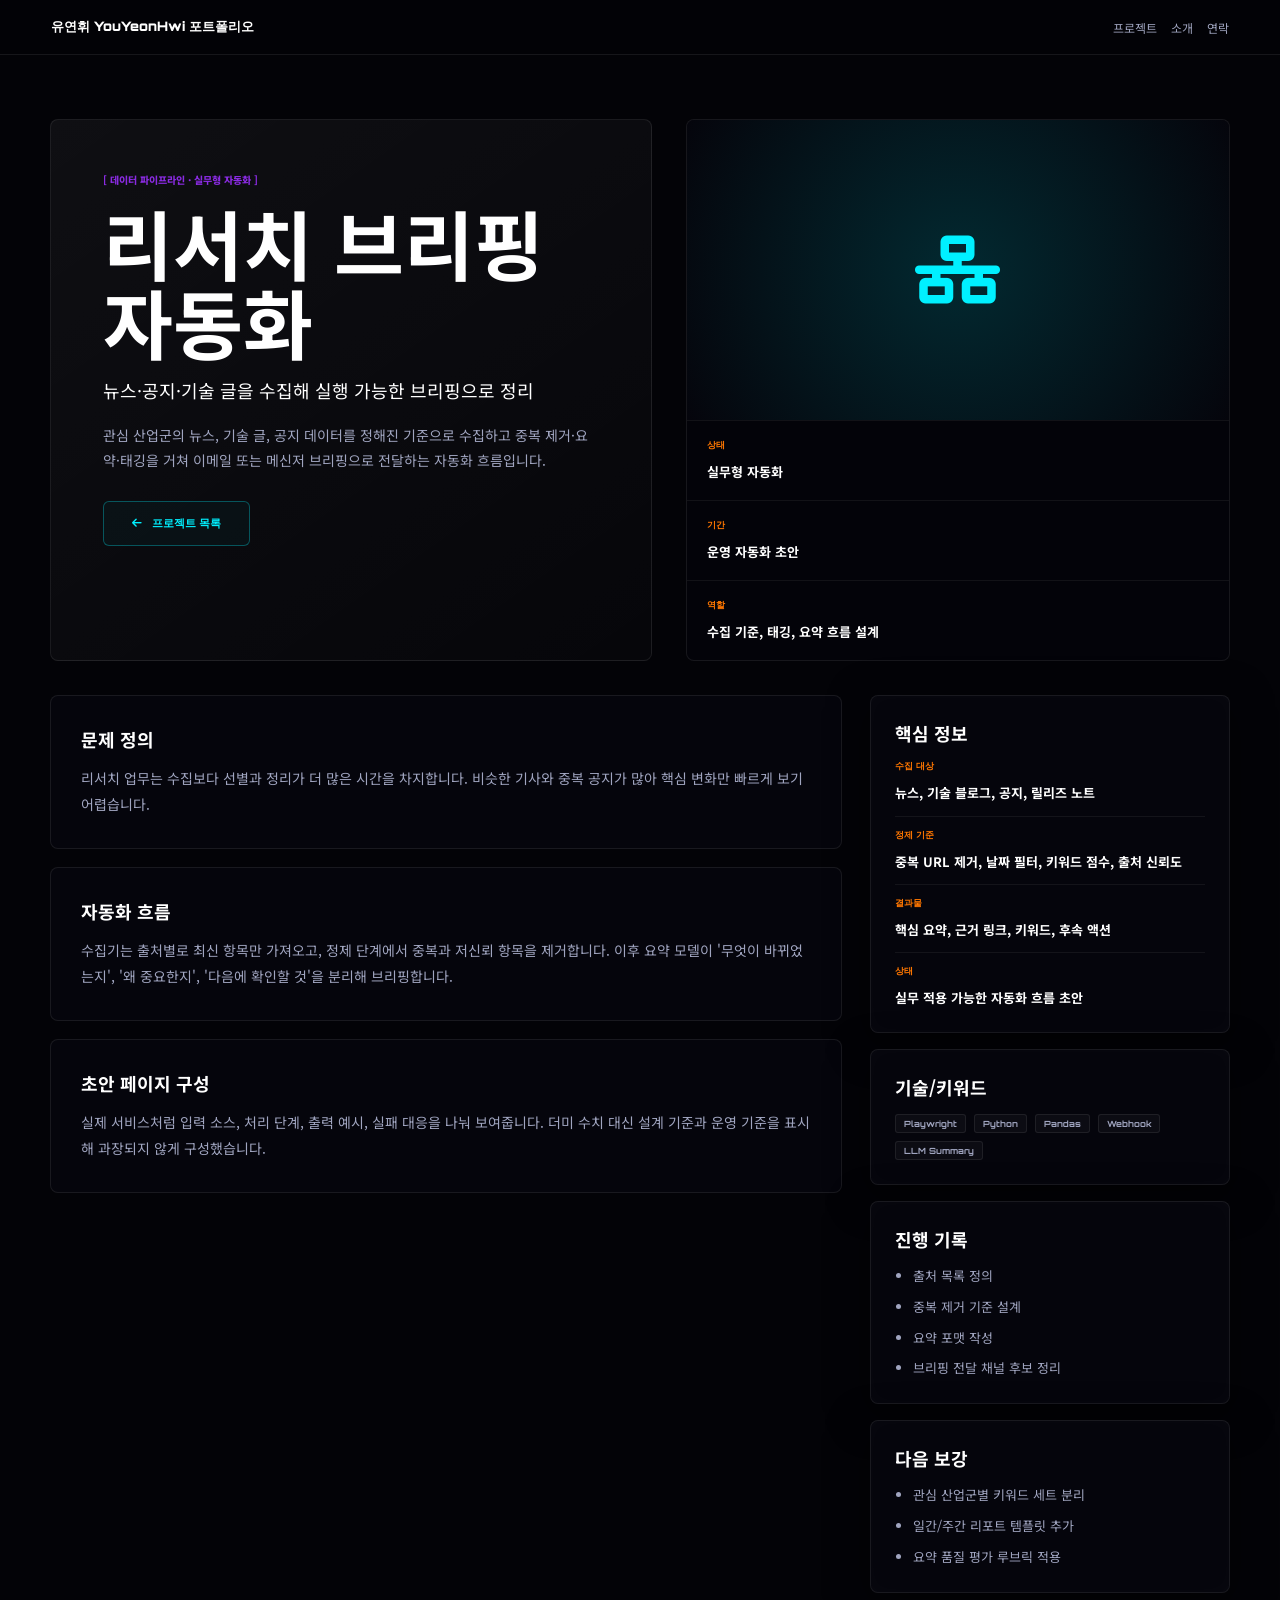
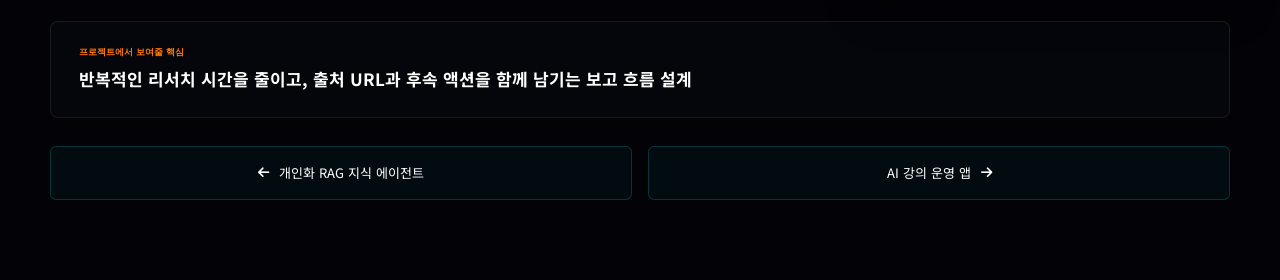
<file: projects/research-briefing.html>
﻿<!DOCTYPE html>
<html lang="ko">
<head>
  <meta charset="UTF-8">
  <meta name="viewport" content="width=device-width, initial-scale=1.0">
  <title>리서치 브리핑 자동화 | 유연휘 YouYeonHwi 프로젝트</title>
  <link rel="preconnect" href="https://fonts.googleapis.com">
  <link rel="preconnect" href="https://fonts.gstatic.com" crossorigin>
  <link href="https://fonts.googleapis.com/css2?family=Noto+Sans+KR:wght@300;400;500;700;900&family=Orbitron:wght@400;600;800;900&display=swap" rel="stylesheet">
  <link rel="stylesheet" href="https://cdnjs.cloudflare.com/ajax/libs/font-awesome/6.4.0/css/all.min.css">
  <link rel="stylesheet" href="../style.css?v=20260526n">
</head>
<body class="project-detail-page" data-project="research-briefing">
  <div id="project-detail-root"></div>
  <script src="../projects-data.js?v=20260526l"></script>
  <script src="../project-detail.js?v=20260526l"></script>
</body>
</html>
</file>
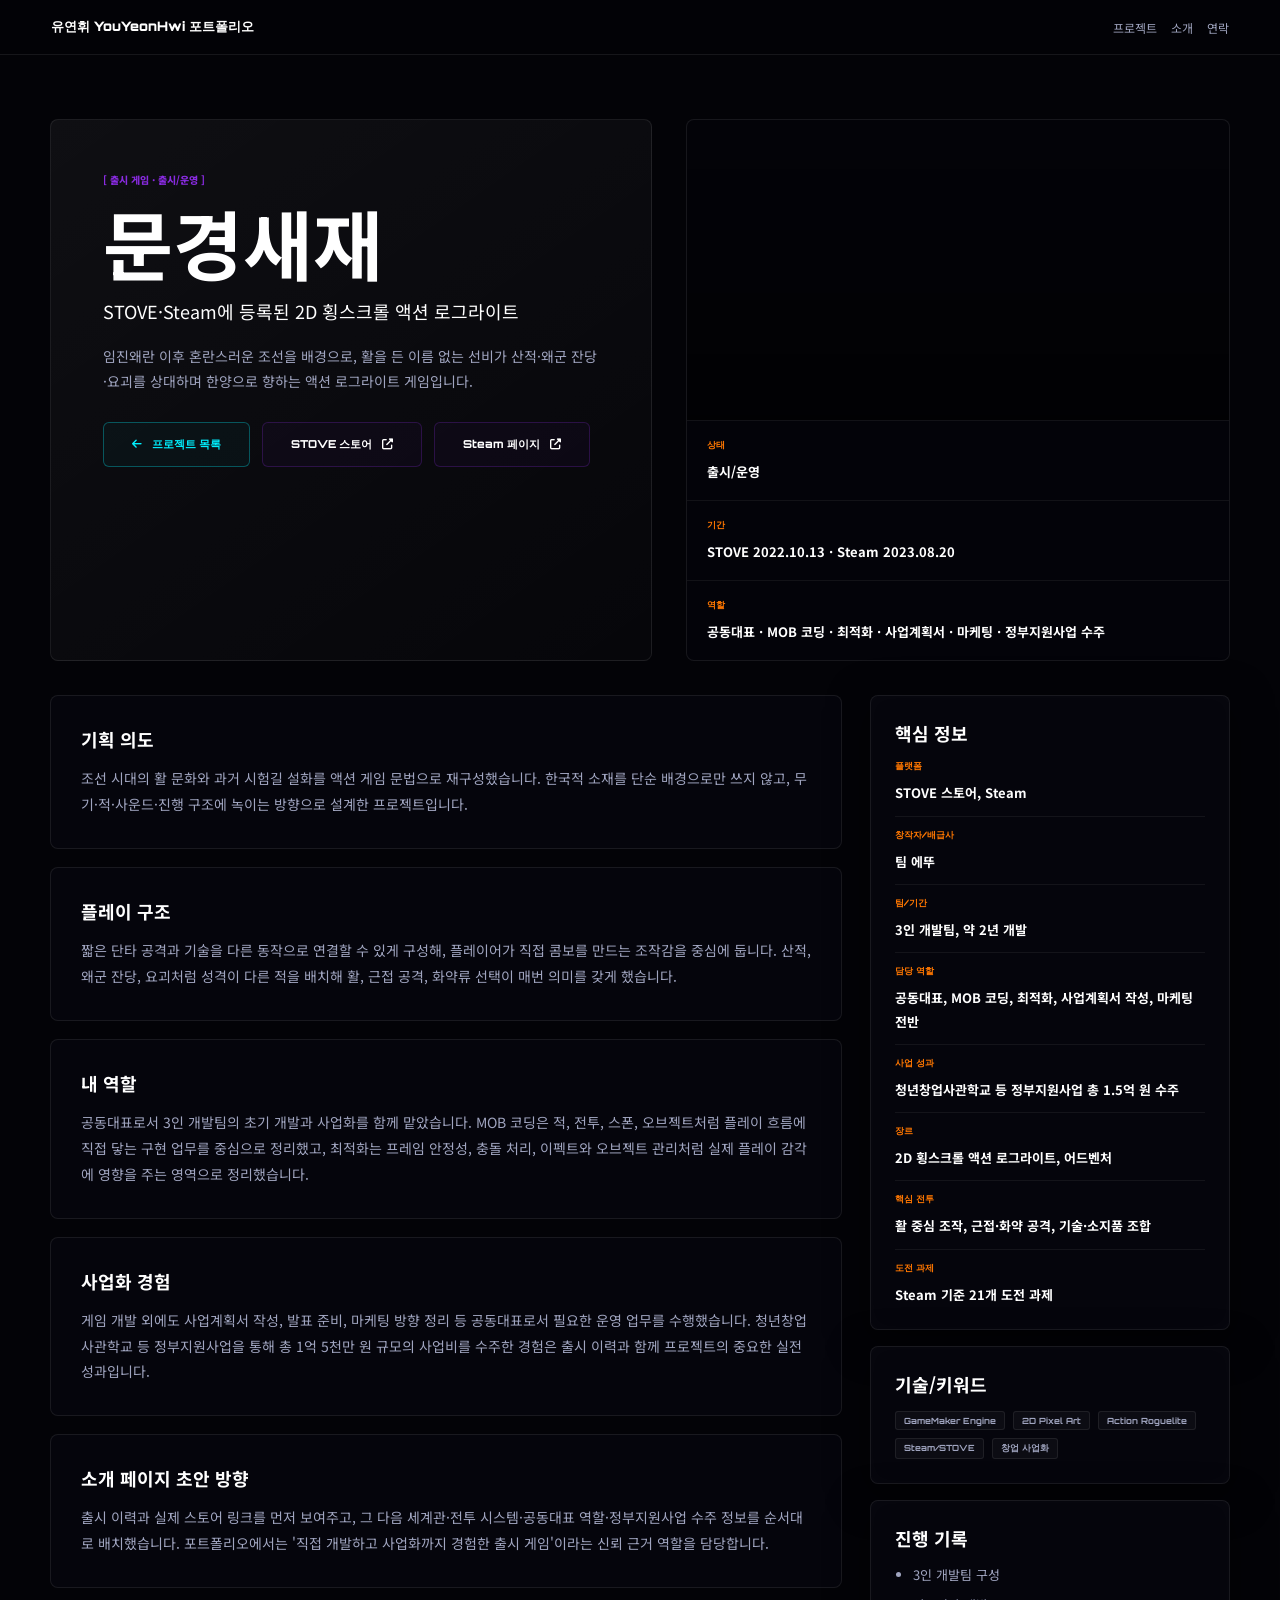
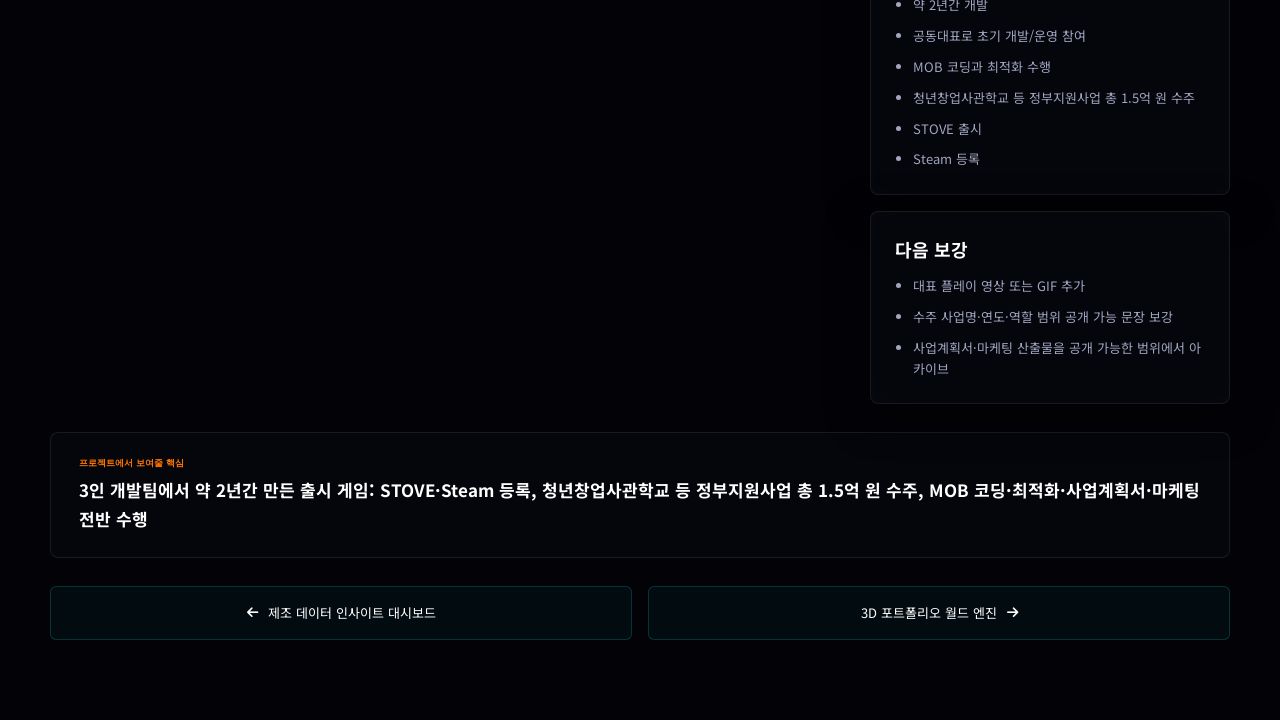
<file: projects/seonbi.html>
﻿<!DOCTYPE html>
<html lang="ko">
<head>
  <meta charset="UTF-8">
  <meta name="viewport" content="width=device-width, initial-scale=1.0">
  <title>문경새재 | 유연휘 YouYeonHwi 프로젝트</title>
  <link rel="preconnect" href="https://fonts.googleapis.com">
  <link rel="preconnect" href="https://fonts.gstatic.com" crossorigin>
  <link href="https://fonts.googleapis.com/css2?family=Noto+Sans+KR:wght@300;400;500;700;900&family=Orbitron:wght@400;600;800;900&display=swap" rel="stylesheet">
  <link rel="stylesheet" href="https://cdnjs.cloudflare.com/ajax/libs/font-awesome/6.4.0/css/all.min.css">
  <link rel="stylesheet" href="../style.css?v=20260526n">
</head>
<body class="project-detail-page" data-project="seonbi">
  <div id="project-detail-root"></div>
  <script src="../projects-data.js?v=20260526l"></script>
  <script src="../project-detail.js?v=20260526l"></script>
</body>
</html>
</file>
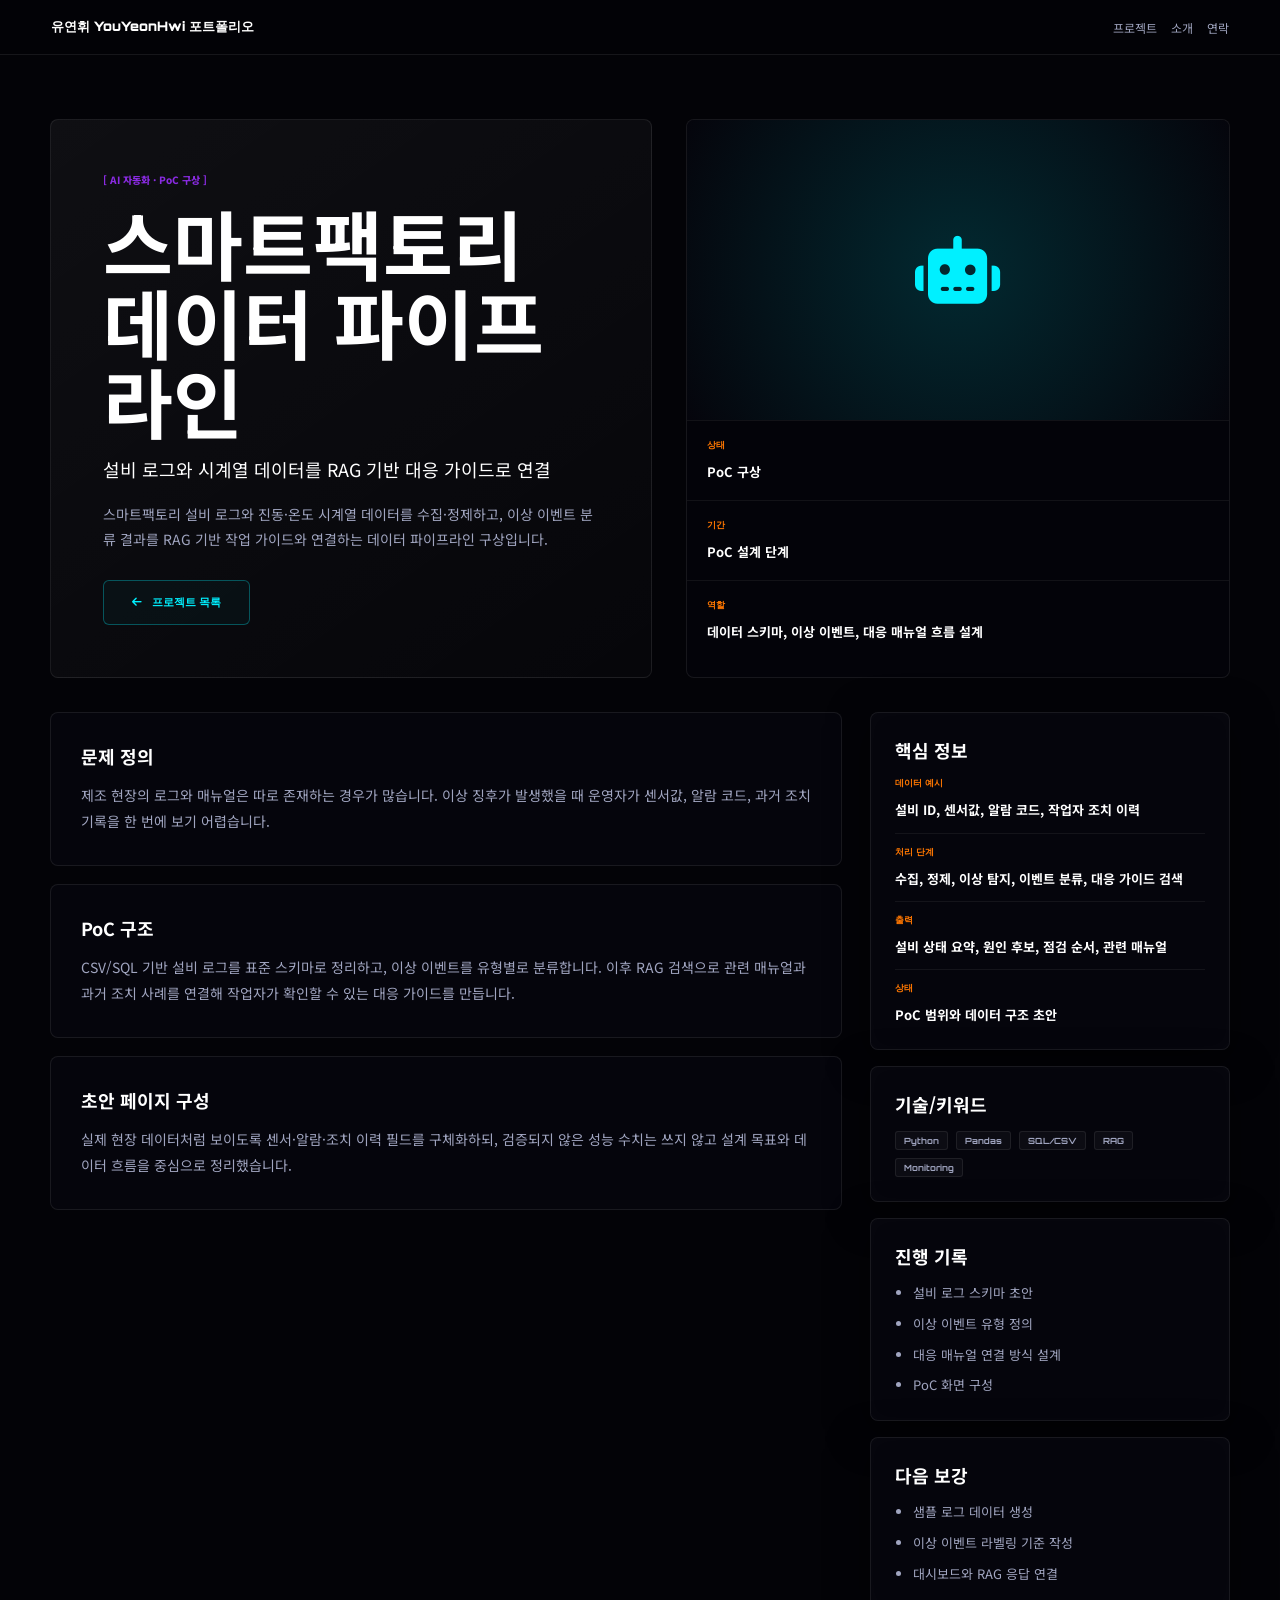
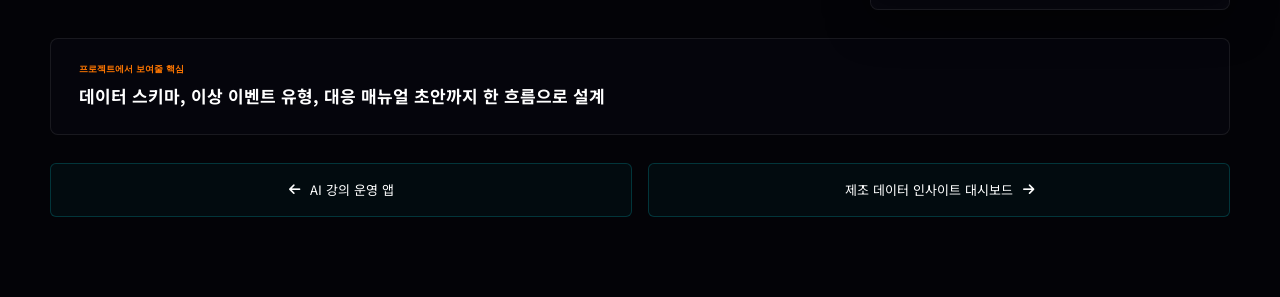
<file: projects/smart-factory-pipeline.html>
﻿<!DOCTYPE html>
<html lang="ko">
<head>
  <meta charset="UTF-8">
  <meta name="viewport" content="width=device-width, initial-scale=1.0">
  <title>스마트팩토리 데이터 파이프라인 | 유연휘 YouYeonHwi 프로젝트</title>
  <link rel="preconnect" href="https://fonts.googleapis.com">
  <link rel="preconnect" href="https://fonts.gstatic.com" crossorigin>
  <link href="https://fonts.googleapis.com/css2?family=Noto+Sans+KR:wght@300;400;500;700;900&family=Orbitron:wght@400;600;800;900&display=swap" rel="stylesheet">
  <link rel="stylesheet" href="https://cdnjs.cloudflare.com/ajax/libs/font-awesome/6.4.0/css/all.min.css">
  <link rel="stylesheet" href="../style.css?v=20260526n">
</head>
<body class="project-detail-page" data-project="smart-factory-pipeline">
  <div id="project-detail-root"></div>
  <script src="../projects-data.js?v=20260526l"></script>
  <script src="../project-detail.js?v=20260526l"></script>
</body>
</html>
</file>
<file: style.css>
﻿/* ==========================================================================
   NEON HUD DESIGN SYSTEM & VARIABLES
   ========================================================================== */
:root {
  /* Color Palette */
  --bg-dark: #030307;
  --bg-dark-rgb: 3, 3, 7;
  --bg-panel: rgba(10, 10, 20, 0.45);
  
  --neon-cyan: #00f0ff;
  --neon-cyan-rgb: 0, 240, 255;
  --neon-purple: #8a2be2;
  --neon-purple-rgb: 138, 43, 226;
  --neon-pink: #ff007f;
  --neon-orange: #ff7700;
  --neon-orange-rgb: 255, 119, 0;
  
  --text-white: #ffffff;
  --text-gray: #a0a5c0;
  --text-dark: #404560;
  
  /* Fonts */
  --font-hud: 'Orbitron', sans-serif;
  --font-body: 'Noto Sans KR', sans-serif;
  
  /* Transitions */
  --transition-fast: 0.2s cubic-bezier(0.25, 0.8, 0.25, 1);
  --transition-normal: 0.4s cubic-bezier(0.25, 0.8, 0.25, 1);
  --transition-slow: 0.8s cubic-bezier(0.25, 0.8, 0.25, 1);
}

/* ==========================================================================
   RESET & BASE STYLES
   ========================================================================== */
* {
  box-sizing: border-box;
  margin: 0;
  padding: 0;
  -webkit-tap-highlight-color: transparent;
}

html, body {
  width: 100%;
  min-height: 100%;
  background-color: var(--bg-dark);
  font-family: var(--font-body);
  color: var(--text-white);
  overflow-x: hidden;
  scrollbar-width: none; /* Firefox */
}

html::-webkit-scrollbar,
body::-webkit-scrollbar {
  display: none; /* Chrome, Safari, Opera */
}

body.loading-state {
  overflow: hidden;
}

.neon-cyan { color: var(--neon-cyan); }
.neon-purple { color: var(--neon-purple); }
.neon-orange { color: var(--neon-orange); }

/* ==========================================================================
   CUSTOM HUD CURSOR
   ========================================================================== */
.custom-cursor {
  position: fixed;
  top: 0;
  left: 0;
  width: 100%;
  height: 100%;
  pointer-events: none;
  z-index: 9999;
}

.cursor-dot {
  position: absolute;
  width: 6px;
  height: 6px;
  background-color: var(--neon-cyan);
  border-radius: 50%;
  transform: translate(-50%, -50%);
  transition: width 0.1s, height 0.1s;
  box-shadow: 0 0 10px var(--neon-cyan);
}

.cursor-circle {
  position: absolute;
  width: 32px;
  height: 32px;
  border: 1px solid rgba(var(--neon-cyan-rgb), 0.3);
  border-radius: 50%;
  transform: translate(-50%, -50%);
  transition: transform 0.08s ease-out, width 0.3s, height 0.3s, border-color 0.3s;
}

.cursor-circle .crosshair-x,
.cursor-circle .crosshair-y {
  position: absolute;
  background-color: rgba(var(--neon-cyan-rgb), 0.5);
}

.cursor-circle .crosshair-x {
  top: 50%;
  left: -4px;
  width: 4px;
  height: 1px;
  transform: translateY(-50%);
}

.cursor-circle .crosshair-x::after {
  content: '';
  position: absolute;
  top: 50%;
  right: -36px;
  width: 4px;
  height: 1px;
  background-color: rgba(var(--neon-cyan-rgb), 0.5);
  transform: translateY(-50%);
}

.cursor-circle .crosshair-y {
  top: -4px;
  left: 50%;
  width: 1px;
  height: 4px;
  transform: translateX(-50%);
}

.cursor-circle .crosshair-y::after {
  content: '';
  position: absolute;
  bottom: -36px;
  left: 50%;
  width: 1px;
  height: 4px;
  background-color: rgba(var(--neon-cyan-rgb), 0.5);
  transform: translateX(-50%);
}

/* Cursor Hover States */
body.hover-link .cursor-dot {
  width: 10px;
  height: 10px;
  background-color: var(--neon-purple);
  box-shadow: 0 0 15px var(--neon-purple);
}

body.hover-link .cursor-circle {
  width: 48px;
  height: 48px;
  border-color: rgba(var(--neon-purple-rgb), 0.8);
  transform: translate(-50%, -50%) rotate(45deg);
}

/* Keep the native cursor visible. The custom HUD cursor was decorative, but it
   can disappear over WebGL/browser overlays and make the page hard to use. */
.custom-cursor {
  display: none;
}

@media (pointer: fine) {
  html, body {
    cursor: default;
  }

  a, button, select, label, .project-card, .bullet, .sns-btn {
    cursor: pointer;
  }

  input, textarea {
    cursor: text;
  }
}

/* Mobile Cursor Support */
@media (max-width: 1024px) {
  .custom-cursor {
    display: none;
  }
}

/* ==========================================================================
   SYSTEM INITIATION / LOADING SCREEN
   ========================================================================== */
.loading-screen {
  position: fixed;
  top: 0;
  left: 0;
  width: 100%;
  height: 100%;
  background-color: #020204;
  z-index: 1000;
  display: flex;
  align-items: center;
  justify-content: center;
  padding: 20px;
}

.loading-container {
  width: 100%;
  max-width: 550px;
  background: rgba(10, 10, 18, 0.85);
  border: 1px solid rgba(var(--neon-cyan-rgb), 0.2);
  border-radius: 8px;
  box-shadow: 0 0 40px rgba(0, 0, 0, 0.8), inset 0 0 20px rgba(var(--neon-cyan-rgb), 0.05);
  position: relative;
  overflow: hidden;
  backdrop-filter: blur(20px);
}

.hud-scanner {
  position: absolute;
  top: 0;
  left: 0;
  width: 100%;
  height: 2px;
  background: linear-gradient(90deg, transparent, var(--neon-cyan), transparent);
  animation: scanning 3s linear infinite;
  opacity: 0.7;
}

.terminal-header {
  background: rgba(20, 20, 35, 0.6);
  padding: 12px 20px;
  border-bottom: 1px solid rgba(var(--neon-cyan-rgb), 0.1);
  display: flex;
  align-items: center;
  gap: 8px;
}

.terminal-header .dot {
  width: 10px;
  height: 10px;
  border-radius: 50%;
  display: inline-block;
}

.terminal-header .dot.red { background-color: #ff5f56; }
.terminal-header .dot.yellow { background-color: #ffbd2e; }
.terminal-header .dot.green { background-color: #27c93f; }

.terminal-title {
  font-family: var(--font-hud);
  font-size: 11px;
  font-weight: 700;
  letter-spacing: 0;
  color: var(--text-gray);
  margin-left: auto;
}

.loading-content {
  padding: 30px;
  display: flex;
  flex-direction: column;
  align-items: center;
}

.loading-content h1 {
  font-family: var(--font-body);
  font-size: 24px;
  font-weight: 900;
  letter-spacing: 0;
  color: #fff;
  margin-bottom: 25px;
}

.progress-bar-container {
  width: 100%;
  height: 6px;
  background: rgba(255, 255, 255, 0.05);
  border-radius: 3px;
  overflow: hidden;
  margin-bottom: 20px;
  border: 1px solid rgba(255, 255, 255, 0.05);
}

.progress-bar {
  width: 0%;
  height: 100%;
  background: linear-gradient(90deg, var(--neon-purple), var(--neon-cyan));
  box-shadow: 0 0 10px var(--neon-cyan);
  transition: width 0.1s linear;
}

.status-logs {
  width: 100%;
  height: 120px;
  background: rgba(0, 0, 0, 0.4);
  border: 1px solid rgba(255, 255, 255, 0.05);
  border-radius: 4px;
  padding: 15px;
  font-family: monospace;
  font-size: 11px;
  color: var(--neon-cyan);
  overflow-y: hidden;
  margin-bottom: 25px;
  text-align: left;
}

.status-log {
  margin-bottom: 6px;
  opacity: 0;
  transform: translateY(5px);
  animation: printLog 0.3s forwards;
}

.btn-enter {
  width: 100%;
  background: transparent;
  border: 1px solid var(--neon-cyan);
  color: var(--neon-cyan);
  font-family: var(--font-body);
  font-size: 13px;
  font-weight: 800;
  padding: 14px;
  border-radius: 4px;
  letter-spacing: 0;
  transition: all 0.3s ease;
  box-shadow: 0 0 10px rgba(var(--neon-cyan-rgb), 0.1);
}

.btn-enter:not(.disabled):hover {
  background: var(--neon-cyan);
  color: #000;
  box-shadow: 0 0 20px var(--neon-cyan);
  text-shadow: none;
}

.btn-enter.disabled {
  opacity: 0.3;
  border-color: var(--text-dark);
  color: var(--text-dark);
}

/* Animations */
@keyframes scanning {
  0% { top: 0; }
  50% { top: 100%; }
  100% { top: 0; }
}

@keyframes printLog {
  to {
    opacity: 0.8;
    transform: translateY(0);
  }
}

/* ==========================================================================
   WebGL Canvas
   ========================================================================== */
.webgl-canvas {
  position: fixed;
  top: 0;
  left: 0;
  width: 100%;
  height: 100%;
  z-index: 1;
  pointer-events: none;
  background-color: var(--bg-dark);
}

body.no-webgl .webgl-canvas {
  background:
    radial-gradient(circle at 20% 20%, rgba(var(--neon-cyan-rgb), 0.14), transparent 32%),
    radial-gradient(circle at 78% 30%, rgba(var(--neon-purple-rgb), 0.13), transparent 34%),
    linear-gradient(135deg, rgba(255, 255, 255, 0.035) 1px, transparent 1px);
  background-color: var(--bg-dark);
  background-size: auto, auto, 42px 42px;
}

/* ==========================================================================
   GLOBAL HUD OVERLAY (HEADER & CONTROLS)
   ========================================================================== */
.hud-header {
  position: fixed;
  top: 0;
  left: 0;
  width: 100%;
  padding: 25px 40px;
  display: flex;
  justify-content: space-between;
  align-items: center;
  z-index: 100;
  pointer-events: auto;
}

.hud-logo-container, .hud-nav, .hud-controls {
  pointer-events: auto;
}

.hud-logo-container {
  display: flex;
  align-items: center;
  gap: 15px;
}

.hud-logo {
  font-family: var(--font-body);
  font-size: 17px;
  font-weight: 900;
  letter-spacing: 0;
  color: #fff;
  text-shadow: 0 0 8px rgba(255, 255, 255, 0.5);
}

.hud-line {
  width: 1px;
  height: 20px;
  background-color: rgba(255, 255, 255, 0.15);
}

.hud-subtitle {
  font-family: var(--font-body);
  font-size: 9px;
  font-weight: 600;
  letter-spacing: 0;
  color: var(--neon-cyan);
}

/* HUD Navigation */
.hud-nav {
  display: flex;
  background: rgba(10, 10, 20, 0.6);
  border: 1px solid rgba(255, 255, 255, 0.05);
  border-radius: 30px;
  padding: 6px;
  backdrop-filter: blur(12px);
  box-shadow: 0 4px 20px rgba(0, 0, 0, 0.3);
}

.nav-item {
  color: var(--text-gray);
  text-decoration: none;
  font-family: var(--font-body);
  font-size: 11px;
  font-weight: 700;
  letter-spacing: 0;
  padding: 8px 13px;
  border-radius: 20px;
  transition: all var(--transition-fast);
  display: flex;
  align-items: center;
  gap: 6px;
}

.nav-num {
  font-size: 8px;
  color: var(--text-dark);
  transition: color var(--transition-fast);
}

.nav-item:hover, .nav-item.active {
  color: var(--neon-cyan);
}

.nav-item.active {
  background: rgba(var(--neon-cyan-rgb), 0.1);
  border: 1px solid rgba(var(--neon-cyan-rgb), 0.2);
}

.nav-item.active .nav-num {
  color: var(--neon-cyan);
}

/* Audio Toggle Button */
.audio-btn {
  background: rgba(10, 10, 20, 0.6);
  border: 1px solid rgba(var(--neon-purple-rgb), 0.3);
  border-radius: 4px;
  color: var(--text-white);
  padding: 8px 15px;
  font-family: var(--font-hud);
  font-size: 9px;
  font-weight: 800;
  letter-spacing: 0;
  display: flex;
  align-items: center;
  gap: 8px;
  box-shadow: 0 0 10px rgba(var(--neon-purple-rgb), 0.05);
}

.audio-btn i {
  font-size: 12px;
  color: var(--neon-purple);
}

.audio-btn.active {
  border-color: var(--neon-cyan);
  box-shadow: 0 0 15px rgba(var(--neon-cyan-rgb), 0.2);
}

.audio-btn.active i {
  color: var(--neon-cyan);
  animation: pulseVolume 1.2s ease-in-out infinite alternate;
}

@keyframes pulseVolume {
  to { transform: scale(1.15); opacity: 0.8; }
}

/* ==========================================================================
   SIDE HUD INDICATOR
   ========================================================================== */
.side-hud-indicator {
  position: fixed;
  right: 40px;
  top: 50%;
  transform: translateY(-50%);
  z-index: 100;
  display: flex;
  flex-direction: column;
  align-items: center;
  gap: 20px;
  pointer-events: none;
}

.indicator-bar {
  width: 2px;
  height: 120px;
  background: rgba(255, 255, 255, 0.05);
  position: relative;
  border-radius: 1px;
}

.indicator-fill {
  width: 100%;
  height: 0%;
  background: linear-gradient(to bottom, var(--neon-purple), var(--neon-cyan));
  position: absolute;
  top: 0;
  left: 0;
  border-radius: 1px;
  box-shadow: 0 0 8px var(--neon-cyan);
  transition: height 0.1s ease-out;
}

.section-bullets {
  display: flex;
  flex-direction: column;
  gap: 15px;
  pointer-events: auto;
}

.bullet {
  width: 6px;
  height: 6px;
  background-color: var(--text-dark);
  border-radius: 50%;
  transition: all var(--transition-fast);
}

.bullet:hover, .bullet.active {
  background-color: var(--neon-cyan);
  box-shadow: 0 0 10px var(--neon-cyan);
  transform: scale(1.5);
}

.coordinate-display {
  display: flex;
  flex-direction: column;
  gap: 4px;
  font-family: var(--font-hud);
  font-size: 8px;
  font-weight: 600;
  letter-spacing: 0;
  color: var(--text-gray);
  margin-top: 10px;
  text-align: right;
}

/* ==========================================================================
   SCROLL STRUCTURE & GLOBAL SECTION LAYOUT
   ========================================================================== */
.scroll-container {
  position: relative;
  width: 100%;
  z-index: 5;
}

.panel {
  width: 100%;
  min-height: 100vh;
  display: flex;
  align-items: center;
  justify-content: center;
  position: relative;
  padding: 80px 40px;
}

.content-wrapper {
  width: 100%;
  max-width: 1200px;
  margin: 0 auto;
  pointer-events: auto;
  opacity: 1;
  transform: translateY(0);
}

/* Section Glow Accents */
.section-glow {
  position: absolute;
  width: min(500px, 75vw);
  height: min(500px, 75vw);
  border-radius: 50%;
  filter: blur(120px);
  opacity: 0.08;
  pointer-events: none;
  z-index: -1;
}

.hero-glow {
  background-color: var(--neon-cyan);
  top: 10%;
  left: 10%;
}

/* Section Header Formats */
.section-header {
  margin-bottom: 50px;
}

.section-tag {
  font-family: var(--font-body);
  font-size: 10px;
  font-weight: 800;
  letter-spacing: 0;
  color: var(--neon-purple);
  display: block;
  margin-bottom: 8px;
}

.section-title {
  font-family: var(--font-body);
  font-size: 38px;
  font-weight: 900;
  letter-spacing: 0;
  text-shadow: 0 0 15px rgba(255, 255, 255, 0.1);
}

.title-line {
  width: 60px;
  height: 2px;
  background: linear-gradient(90deg, var(--neon-purple), var(--neon-cyan));
  margin: 15px auto 0;
  border-radius: 1px;
}

/* Text Gradients */
.text-gradient-purple {
  background: linear-gradient(135deg, #fff 30%, var(--neon-purple) 100%);
  -webkit-background-clip: text;
  -webkit-text-fill-color: transparent;
}

.text-gradient-cyan {
  background: linear-gradient(135deg, #fff 30%, var(--neon-cyan) 100%);
  -webkit-background-clip: text;
  -webkit-text-fill-color: transparent;
}

/* Generic Glassmorphism Cards */
.hud-card {
  background: var(--bg-panel);
  border: 1px solid rgba(255, 255, 255, 0.05);
  border-radius: 8px;
  backdrop-filter: blur(16px);
  -webkit-backdrop-filter: blur(16px);
  box-shadow: 0 10px 40px rgba(0, 0, 0, 0.5), inset 0 0 20px rgba(255, 255, 255, 0.02);
  transition: border-color 0.4s, box-shadow 0.4s, transform 0.4s;
  overflow: hidden;
}

/* HUD Button */
.hud-btn {
  display: inline-flex;
  align-items: center;
  gap: 10px;
  padding: 14px 28px;
  border-radius: 6px;
  font-family: var(--font-hud);
  font-size: 11px;
  font-weight: 800;
  letter-spacing: 0;
  text-decoration: none;
  transition: all 0.3s ease;
  border: 1px solid rgba(255, 255, 255, 0.1);
  color: var(--text-white);
  background: rgba(255, 255, 255, 0.02);
}

.hud-btn.primary {
  background: rgba(var(--neon-cyan-rgb), 0.03);
  border-color: rgba(var(--neon-cyan-rgb), 0.3);
  color: var(--neon-cyan);
}

.hud-btn.primary:hover {
  background: var(--neon-cyan);
  color: #000;
  box-shadow: 0 0 25px rgba(var(--neon-cyan-rgb), 0.6);
  border-color: var(--neon-cyan);
  text-shadow: none;
}

.hud-btn.secondary {
  border-color: rgba(var(--neon-purple-rgb), 0.24);
  color: var(--text-white);
  background: rgba(var(--neon-purple-rgb), 0.04);
}

.hud-btn.secondary:hover {
  border-color: var(--neon-purple);
  color: #fff;
  box-shadow: 0 0 20px rgba(var(--neon-purple-rgb), 0.35);
  background: rgba(var(--neon-purple-rgb), 0.18);
}

.hud-btn.mini {
  padding: 6px 12px;
  font-size: 9px;
  border-radius: 4px;
}

/* ==========================================================================
   1. HERO SECTION
   ========================================================================== */
.hero-panel {
  position: relative;
  overflow: hidden;
}

.hero-intro-box {
  max-width: 650px;
  padding: 50px;
  background: rgba(3, 3, 8, 0.55);
  position: relative;
}

/* Corner bracket decorations */
[class^="hud-corner-"] {
  position: absolute;
  width: 16px;
  height: 16px;
  border: 2px solid var(--neon-cyan);
  pointer-events: none;
}

.hud-corner-top-left { top: 0; left: 0; border-right: none; border-bottom: none; }
.hud-corner-top-right { top: 0; right: 0; border-left: none; border-bottom: none; border-color: var(--neon-purple); }
.hud-corner-bottom-left { bottom: 0; left: 0; border-right: none; border-top: none; border-color: var(--neon-purple); }
.hud-corner-bottom-right { bottom: 0; right: 0; border-left: none; border-top: none; }

.hud-tag {
  font-family: var(--font-body);
  font-size: 10px;
  font-weight: 800;
  letter-spacing: 0;
  color: var(--neon-purple);
  margin-bottom: 20px;
  display: block;
}

.hero-title {
  font-family: var(--font-body);
  font-size: 52px;
  font-weight: 900;
  line-height: 1.1;
  letter-spacing: 0;
  margin-bottom: 25px;
}

.hero-lead {
  font-size: 15px;
  line-height: 1.7;
  color: var(--text-gray);
  margin-bottom: 24px;
  font-weight: 400;
}

.hero-signal-grid {
  display: grid;
  grid-template-columns: repeat(3, minmax(0, 1fr));
  gap: 10px;
  margin-bottom: 24px;
}

.hero-signal {
  border: 1px solid rgba(255, 255, 255, 0.08);
  background: linear-gradient(180deg, rgba(255, 255, 255, 0.045), rgba(255, 255, 255, 0.015));
  border-radius: 8px;
  padding: 13px 12px;
  min-height: 72px;
}

.signal-value {
  display: block;
  font-family: var(--font-hud);
  font-size: 18px;
  font-weight: 900;
  letter-spacing: 0;
  color: var(--neon-cyan);
  margin-bottom: 6px;
}

.signal-label {
  display: block;
  font-size: 11px;
  line-height: 1.35;
  color: var(--text-gray);
}

.hero-badge-container {
  display: flex;
  flex-wrap: wrap;
  gap: 12px;
  margin-bottom: 35px;
}

.hero-badge {
  background: rgba(255, 255, 255, 0.03);
  border: 1px solid rgba(255, 255, 255, 0.08);
  padding: 6px 14px;
  border-radius: 20px;
  font-size: 11px;
  color: var(--text-white);
  display: flex;
  align-items: center;
  gap: 8px;
}

.hero-badge i {
  color: var(--neon-cyan);
}

.hero-actions {
  display: flex;
  flex-wrap: wrap;
  gap: 12px;
}

/* Mouse Scroll Down Indicator */
.scroll-down-hint {
  position: absolute;
  bottom: 40px;
  left: 50%;
  transform: translateX(-50%);
  display: flex;
  flex-direction: column;
  align-items: center;
  gap: 10px;
  z-index: 10;
}

.scroll-text {
  font-family: var(--font-hud);
  font-size: 8px;
  font-weight: 700;
  letter-spacing: 0;
  color: var(--text-gray);
  opacity: 0.6;
}

.scroll-mouse {
  width: 18px;
  height: 30px;
  border: 1.5px solid rgba(255, 255, 255, 0.3);
  border-radius: 10px;
  position: relative;
}

.scroll-wheel {
  width: 2px;
  height: 6px;
  background-color: var(--neon-cyan);
  border-radius: 1px;
  position: absolute;
  top: 6px;
  left: 50%;
  transform: translateX(-50%);
  animation: wheelScroll 1.8s ease-in-out infinite;
}

@keyframes wheelScroll {
  0% { top: 6px; opacity: 1; }
  80% { top: 16px; opacity: 0; }
  100% { top: 6px; opacity: 0; }
}

/* ==========================================================================
   2. ABOUT SECTION
   ========================================================================== */
.about-grid {
  display: grid;
  grid-template-columns: 1.1fr 1.9fr;
  gap: 40px;
  align-items: start;
}

/* Profile Card Styling */
.profile-card {
  padding: 40px 30px;
  text-align: center;
  position: relative;
  border-color: rgba(var(--neon-cyan-rgb), 0.1);
}

.profile-card:hover {
  border-color: rgba(var(--neon-cyan-rgb), 0.3);
  box-shadow: 0 15px 40px rgba(var(--neon-cyan-rgb), 0.1);
}

.profile-glow {
  position: absolute;
  top: 0;
  left: 50%;
  width: 140px;
  height: 140px;
  background: radial-gradient(circle, rgba(var(--neon-cyan-rgb), 0.15) 0%, transparent 70%);
  transform: translateX(-50%) translateY(-30%);
  pointer-events: none;
}

.avatar-container {
  width: 110px;
  height: 110px;
  margin: 0 auto 25px;
  position: relative;
}

.avatar-hud-ring {
  position: absolute;
  top: -8px;
  left: -8px;
  width: 126px;
  height: 126px;
  border: 1px dashed rgba(var(--neon-cyan-rgb), 0.3);
  border-radius: 50%;
  animation: rotateDashed 20s linear infinite;
}

@keyframes rotateDashed {
  to { transform: rotate(360deg); }
}

.avatar-placeholder {
  width: 100%;
  height: 100%;
  border-radius: 50%;
  background: radial-gradient(circle, rgba(20, 30, 50, 0.8) 0%, rgba(5, 5, 10, 0.9) 100%);
  border: 1px solid rgba(var(--neon-cyan-rgb), 0.4);
  display: flex;
  align-items: center;
  justify-content: center;
}

.avatar-placeholder i {
  font-size: 40px;
  color: var(--neon-cyan);
  text-shadow: 0 0 15px var(--neon-cyan);
}

.profile-name {
  font-size: 22px;
  font-weight: 700;
  margin-bottom: 6px;
}

.profile-sub {
  font-size: 12px;
  color: var(--neon-cyan);
  font-family: var(--font-hud);
  letter-spacing: 0;
  margin-bottom: 25px;
}

.profile-divider {
  width: 80%;
  height: 1px;
  background: linear-gradient(90deg, transparent, rgba(255, 255, 255, 0.1), transparent);
  margin: 0 auto 25px;
}

.profile-details {
  text-align: left;
  font-size: 13px;
  line-height: 1.8;
  color: var(--text-gray);
}

.profile-details p {
  margin-bottom: 12px;
}

.profile-status-grid {
  display: grid;
  grid-template-columns: repeat(2, minmax(0, 1fr));
  gap: 10px;
  margin-top: 24px;
}

.profile-status-grid div {
  border: 1px solid rgba(var(--neon-cyan-rgb), 0.12);
  background: rgba(var(--neon-cyan-rgb), 0.025);
  border-radius: 8px;
  padding: 12px;
  text-align: left;
}

.profile-status-grid span {
  display: block;
  font-family: var(--font-hud);
  font-size: 8px;
  letter-spacing: 0;
  color: var(--neon-cyan);
  margin-bottom: 6px;
}

.profile-status-grid strong {
  display: block;
  font-size: 12px;
  line-height: 1.35;
  color: #fff;
}

/* Core Identity Cards */
.about-core-container {
  display: flex;
  flex-direction: column;
  gap: 20px;
}

.core-card {
  display: flex;
  align-items: center;
  padding: 30px;
  gap: 25px;
}

.core-card:hover {
  transform: translateX(10px);
}

.research-core { border-left: 3px solid var(--neon-purple); }
.dev-core { border-left: 3px solid var(--neon-cyan); }
.edu-core { border-left: 3px solid var(--neon-pink); }

.core-icon-box {
  width: 50px;
  height: 50px;
  border-radius: 8px;
  background: rgba(255, 255, 255, 0.02);
  border: 1px solid rgba(255, 255, 255, 0.08);
  display: flex;
  align-items: center;
  justify-content: center;
  font-size: 20px;
  flex-shrink: 0;
}

.research-core .core-icon-box i { color: var(--neon-purple); text-shadow: 0 0 10px var(--neon-purple); }
.dev-core .core-icon-box i { color: var(--neon-cyan); text-shadow: 0 0 10px var(--neon-cyan); }
.edu-core .core-icon-box i { color: var(--neon-pink); text-shadow: 0 0 10px var(--neon-pink); }

.core-text h4 {
  font-family: var(--font-hud);
  font-size: 13px;
  font-weight: 800;
  letter-spacing: 0;
  margin-bottom: 8px;
  color: #fff;
}

.core-text p {
  font-size: 13px;
  line-height: 1.7;
  color: var(--text-gray);
}

.identity-manifesto {
  margin-top: 30px;
  padding: 28px 32px;
  display: grid;
  grid-template-columns: minmax(240px, 0.85fr) 1.15fr;
  gap: 28px;
  align-items: center;
  border-color: rgba(var(--neon-cyan-rgb), 0.1);
}

.manifesto-node {
  position: relative;
  padding-left: 18px;
}

.manifesto-node::before {
  content: "";
  position: absolute;
  left: 0;
  top: 4px;
  bottom: 4px;
  width: 3px;
  border-radius: 2px;
  background: linear-gradient(180deg, var(--neon-cyan), var(--neon-purple));
  box-shadow: 0 0 14px rgba(var(--neon-cyan-rgb), 0.45);
}

.manifesto-kicker {
  display: block;
  font-family: var(--font-hud);
  font-size: 9px;
  font-weight: 800;
  letter-spacing: 0;
  color: var(--neon-purple);
  margin-bottom: 10px;
}

.manifesto-node strong {
  display: block;
  font-size: 19px;
  line-height: 1.55;
  color: #fff;
}

.identity-manifesto p {
  font-size: 13.5px;
  line-height: 1.85;
  color: var(--text-gray);
}

/* ==========================================================================
   3. RESEARCH SECTION
   ========================================================================== */
.research-panel {
  position: relative;
}

.research-visual-info {
  margin-bottom: 30px;
  text-align: center;
}

.visual-guide {
  font-size: 12px;
  color: var(--neon-cyan);
  font-style: italic;
}

.research-flow {
  display: grid;
  grid-template-columns: 1fr 44px 1fr 44px 1fr;
  align-items: stretch;
  gap: 0;
  padding: 24px;
  margin-bottom: 30px;
  border-color: rgba(var(--neon-cyan-rgb), 0.09);
}

.flow-step {
  min-height: 120px;
  padding: 18px;
  border-radius: 8px;
  background: rgba(255, 255, 255, 0.025);
}

.flow-step span {
  display: block;
  font-family: var(--font-hud);
  font-size: 10px;
  font-weight: 900;
  color: var(--neon-cyan);
  margin-bottom: 10px;
}

.flow-step strong {
  display: block;
  font-family: var(--font-hud);
  font-size: 13px;
  letter-spacing: 0;
  color: #fff;
  margin-bottom: 8px;
}

.flow-step p {
  font-size: 12.5px;
  line-height: 1.65;
  color: var(--text-gray);
}

.flow-line {
  align-self: center;
  height: 1px;
  background: linear-gradient(90deg, rgba(var(--neon-cyan-rgb), 0.2), rgba(var(--neon-purple-rgb), 0.5));
  box-shadow: 0 0 12px rgba(var(--neon-purple-rgb), 0.25);
}

.research-cards-grid {
  display: grid;
  grid-template-columns: repeat(2, 1fr);
  gap: 30px;
}

.research-card {
  padding: 35px;
  position: relative;
  border-color: rgba(var(--neon-purple-rgb), 0.1);
  transition: all 0.5s ease;
}

.research-card:hover {
  border-color: rgba(var(--neon-purple-rgb), 0.4);
  box-shadow: 0 15px 40px rgba(var(--neon-purple-rgb), 0.15);
  transform: translateY(-8px);
}

.card-num {
  font-family: var(--font-hud);
  font-size: 42px;
  font-weight: 900;
  color: rgba(255, 255, 255, 0.02);
  position: absolute;
  top: 15px;
  right: 25px;
  transition: color 0.4s;
}

.research-card:hover .card-num {
  color: rgba(var(--neon-purple-rgb), 0.15);
}

.card-title {
  font-size: 20px;
  font-weight: 700;
  margin-bottom: 15px;
  color: #fff;
}

.card-desc {
  font-size: 13px;
  line-height: 1.7;
  color: var(--text-gray);
  margin-bottom: 20px;
}

.card-tags {
  display: flex;
  flex-wrap: wrap;
  gap: 8px;
}

.card-tags span {
  font-family: var(--font-hud);
  font-size: 9px;
  font-weight: 700;
  padding: 4px 10px;
  border-radius: 4px;
  background: rgba(var(--neon-purple-rgb), 0.08);
  border: 1px solid rgba(var(--neon-purple-rgb), 0.15);
  color: var(--neon-purple);
}

/* ==========================================================================
   4. LECTURE SECTION
   ========================================================================== */
.lecture-grid {
  display: grid;
  grid-template-columns: 1.3fr 1.7fr;
  gap: 40px;
}

.stats-dashboard {
  padding: 40px;
  border-color: rgba(var(--neon-cyan-rgb), 0.1);
}

.dashboard-title {
  font-family: var(--font-hud);
  font-size: 13px;
  font-weight: 800;
  letter-spacing: 0;
  margin-bottom: 35px;
}

.stats-container {
  display: flex;
  justify-content: space-between;
  margin-bottom: 40px;
}

.stat-box {
  text-align: center;
}

.stat-num {
  font-family: var(--font-hud);
  font-size: 40px;
  font-weight: 900;
  color: #fff;
  text-shadow: 0 0 15px rgba(255, 255, 255, 0.2);
}

.stat-unit {
  font-size: 16px;
  font-weight: 700;
  color: var(--neon-cyan);
}

.stat-label {
  font-size: 11px;
  color: var(--text-gray);
  margin-top: 6px;
  font-weight: 500;
}

.dashboard-chart-sim {
  border-top: 1px solid rgba(255, 255, 255, 0.05);
  padding-top: 30px;
}

.evidence-panel {
  display: grid;
  gap: 10px;
}

.evidence-row {
  display: grid;
  grid-template-columns: 92px 1fr;
  gap: 12px;
  align-items: center;
  padding: 12px;
  border: 1px solid rgba(var(--neon-cyan-rgb), 0.1);
  background: rgba(var(--neon-cyan-rgb), 0.02);
  border-radius: 8px;
}

.evidence-label {
  font-family: var(--font-hud);
  font-size: 8px;
  font-weight: 900;
  letter-spacing: 0;
  color: var(--neon-cyan);
}

.evidence-row strong {
  font-size: 12px;
  line-height: 1.55;
  color: #fff;
}

.education-signal {
  display: flex;
  flex-wrap: wrap;
  gap: 8px;
  margin-top: 8px;
}

.education-signal span {
  display: inline-flex;
  align-items: center;
  gap: 6px;
  font-size: 10.5px;
  color: var(--text-gray);
  border: 1px solid rgba(var(--neon-cyan-rgb), 0.12);
  background: rgba(var(--neon-cyan-rgb), 0.025);
  border-radius: 4px;
  padding: 6px 9px;
}

.chart-label {
  font-size: 11px;
  color: var(--text-gray);
  margin-bottom: 8px;
}

.pull-right {
  float: right;
}

.chart-bar-container {
  width: 100%;
  height: 4px;
  background: rgba(255, 255, 255, 0.05);
  border-radius: 2px;
  margin-bottom: 20px;
  overflow: hidden;
}

.chart-bar-fill {
  height: 100%;
  background: var(--neon-cyan);
  box-shadow: 0 0 10px var(--neon-cyan);
  border-radius: 2px;
}

.chart-bar-fill.purple-fill {
  background: var(--neon-purple);
  box-shadow: 0 0 10px var(--neon-purple);
}

.lecture-details-container {
  display: flex;
  flex-direction: column;
  gap: 20px;
}

.details-card {
  padding: 30px;
}

.details-card h3 {
  font-family: var(--font-hud);
  font-size: 13px;
  font-weight: 800;
  letter-spacing: 0;
  margin-bottom: 20px;
  color: #fff;
}

.lecture-topics {
  list-style: none;
}

.lecture-topics li {
  font-size: 13px;
  line-height: 1.8;
  margin-bottom: 12px;
  color: var(--text-gray);
  display: flex;
  align-items: center;
  gap: 12px;
}

.lecture-topics li i {
  color: var(--neon-cyan);
  font-size: 12px;
}

.philosophy-text {
  font-size: 14px;
  line-height: 1.8;
  color: var(--text-gray);
  font-style: italic;
}

.lecture-format-grid {
  display: grid;
  grid-template-columns: repeat(4, minmax(0, 1fr));
  gap: 10px;
}

.lecture-format-grid span {
  min-height: 54px;
  display: flex;
  align-items: center;
  justify-content: center;
  text-align: center;
  font-size: 12px;
  font-weight: 700;
  color: #fff;
  border: 1px solid rgba(var(--neon-cyan-rgb), 0.12);
  background: rgba(var(--neon-cyan-rgb), 0.025);
  border-radius: 8px;
}

/* ==========================================================================
   5. GAME PROJECT SECTION (MAIN SHOWCASE)
   ========================================================================== */
.game-panel {
  position: relative;
  background-color: rgba(4, 8, 10, 0.4);
}

.game-ambient-overlay {
  position: absolute;
  top: 0;
  left: 0;
  width: 100%;
  height: 100%;
  background: radial-gradient(circle at 70% 30%, rgba(var(--neon-orange-rgb), 0.05) 0%, transparent 60%);
  pointer-events: none;
  z-index: 1;
}

/* Korean Traditional Typography Fusion */
.kr-traditional {
  font-family: var(--font-body);
  font-weight: 900;
  letter-spacing: 0;
  background: linear-gradient(135deg, #fff 40%, var(--neon-orange) 100%);
  -webkit-background-clip: text;
  -webkit-text-fill-color: transparent;
}

.traditional-line {
  background: linear-gradient(90deg, transparent, var(--neon-orange), transparent);
  width: 150px;
}

.game-showcase-container {
  display: grid;
  grid-template-columns: 1.3fr 1.7fr;
  gap: 40px;
  position: relative;
  z-index: 10;
}

/* Traditional UI Frame Layout */
.traditional-frame {
  padding: 40px;
  background: rgba(10, 8, 5, 0.6);
  border: 1px solid rgba(var(--neon-orange-rgb), 0.15);
  border-radius: 8px;
  box-shadow: 0 10px 40px rgba(0, 0, 0, 0.6), inset 0 0 30px rgba(var(--neon-orange-rgb), 0.02);
  backdrop-filter: blur(16px);
  -webkit-backdrop-filter: blur(16px);
  height: 100%;
}

.trad-tag {
  font-family: var(--font-hud);
  font-size: 10px;
  font-weight: 800;
  letter-spacing: 0;
  color: var(--neon-orange);
  margin-bottom: 15px;
  display: block;
}

.game-title {
  font-size: 26px;
  font-weight: 800;
  margin-bottom: 8px;
  color: #fff;
  letter-spacing: 0;
}

.game-tagline {
  font-size: 13px;
  line-height: 1.6;
  color: #e0d0b0;
  margin-bottom: 25px;
  font-weight: 300;
  font-style: italic;
}

.game-description {
  font-size: 13px;
  line-height: 1.8;
  color: var(--text-gray);
  margin-bottom: 30px;
}

.game-description p {
  margin-bottom: 15px;
}

.lore-fact-grid {
  display: grid;
  grid-template-columns: 1fr;
  gap: 8px;
  margin: 0 0 24px;
}

.lore-fact-grid div {
  border: 1px solid rgba(var(--neon-orange-rgb), 0.14);
  background: rgba(var(--neon-orange-rgb), 0.035);
  border-radius: 8px;
  padding: 11px 13px;
}

.lore-fact-grid span {
  display: block;
  font-family: var(--font-hud);
  font-size: 8px;
  font-weight: 900;
  letter-spacing: 0;
  color: var(--neon-orange);
  margin-bottom: 5px;
}

.lore-fact-grid strong {
  display: block;
  font-size: 12px;
  line-height: 1.45;
  color: #f4e6d0;
}

.game-features {
  display: grid;
  grid-template-columns: repeat(2, 1fr);
  gap: 12px;
  margin-bottom: 30px;
}

.feature-badge {
  font-size: 11px;
  color: #e0d0b0;
  background: rgba(var(--neon-orange-rgb), 0.05);
  border: 1px solid rgba(var(--neon-orange-rgb), 0.15);
  padding: 8px 12px;
  border-radius: 4px;
  display: flex;
  align-items: center;
  gap: 8px;
}

.feature-badge i {
  color: var(--neon-orange);
}

.game-roadmap {
  display: grid;
  grid-template-columns: 1fr;
  gap: 8px;
  margin: -6px 0 24px;
}

.roadmap-item {
  display: grid;
  grid-template-columns: 70px 1fr;
  align-items: center;
  gap: 12px;
  padding: 9px 12px;
  border-left: 2px solid rgba(var(--neon-orange-rgb), 0.22);
  background: rgba(0, 0, 0, 0.18);
}

.roadmap-item.active {
  border-left-color: var(--neon-orange);
  background: rgba(var(--neon-orange-rgb), 0.055);
}

.roadmap-item span {
  font-family: var(--font-hud);
  font-size: 9px;
  font-weight: 900;
  color: var(--neon-orange);
}

.roadmap-item p {
  font-size: 12px;
  line-height: 1.45;
  color: #e0d0b0;
}

.tech-stack-row {
  display: flex;
  gap: 8px;
  flex-wrap: wrap;
}

.tech-pill {
  font-family: var(--font-hud);
  font-size: 9px;
  font-weight: 800;
  background: rgba(255, 255, 255, 0.02);
  border: 1px solid rgba(255, 255, 255, 0.08);
  padding: 4px 10px;
  border-radius: 3px;
  color: var(--text-gray);
}

.game-store-links {
  display: flex;
  flex-wrap: wrap;
  gap: 10px;
  margin-top: 22px;
}

.game-store-links .hud-btn {
  padding: 11px 16px;
  font-size: 11px;
  font-family: var(--font-body);
  letter-spacing: 0;
}

/* Media Panel */
.media-box {
  border-color: rgba(var(--neon-orange-rgb), 0.15);
}

.media-header {
  background: rgba(15, 12, 10, 0.8);
  border-bottom: 1px solid rgba(var(--neon-orange-rgb), 0.15);
  padding: 12px 20px;
  display: flex;
  align-items: center;
  gap: 10px;
}

.pulse-dot {
  width: 8px;
  height: 8px;
  border-radius: 50%;
}

.pulse-dot.green {
  background-color: var(--neon-orange);
  box-shadow: 0 0 8px var(--neon-orange);
  animation: pulseGreen 1.5s infinite alternate;
}

@keyframes pulseGreen {
  to { opacity: 0.4; }
}

.media-title {
  font-family: var(--font-hud);
  font-size: 10px;
  font-weight: 800;
  letter-spacing: 0;
  color: #e0d0b0;
}

.media-display {
  width: 100%;
  height: 320px;
  position: relative;
  overflow: hidden;
}

.game-art-slide {
  position: absolute;
  top: 0;
  left: 0;
  width: 100%;
  height: 100%;
  background-size: cover;
  background-position: center;
  opacity: 0;
  transition: opacity 0.8s ease-in-out;
  display: flex;
  align-items: flex-end;
  padding: 30px;
}

.game-art-slide.active {
  opacity: 1;
}

.slide-caption {
  position: relative;
  z-index: 2;
  text-shadow: 0 2px 10px rgba(0,0,0,0.8);
}

.slide-caption h5 {
  font-size: 16px;
  font-weight: 700;
  color: #fff;
  margin-bottom: 6px;
}

.slide-caption p {
  font-size: 11px;
  color: #e0d0b0;
}

.media-controls {
  padding: 15px 20px;
  background: rgba(10, 10, 15, 0.8);
  border-top: 1px solid rgba(var(--neon-orange-rgb), 0.1);
  display: flex;
  justify-content: space-between;
  align-items: center;
}

.media-indicators {
  display: flex;
  gap: 8px;
}

.media-indicators .dot {
  width: 6px;
  height: 6px;
  background-color: var(--text-dark);
  border-radius: 50%;
  transition: all 0.3s;
}

.media-indicators .dot.active {
  background-color: var(--neon-orange);
  box-shadow: 0 0 8px var(--neon-orange);
  transform: scale(1.3);
}

.ambient-sound-status {
  padding: 15px 20px;
  background: rgba(5, 5, 8, 0.9);
  font-size: 10.5px;
  color: #e0d0b0;
  display: flex;
  align-items: center;
  gap: 12px;
  line-height: 1.5;
  border-top: 1px solid rgba(255, 255, 255, 0.03);
}

.ambient-sound-status i {
  color: var(--neon-orange);
  animation: pulseAudioInfo 1s infinite alternate;
}

@keyframes pulseAudioInfo {
  to { transform: rotate(15deg); }
}

/* ==========================================================================
   2. PROJECTS SECTION
   ========================================================================== */
.projects-grid {
  display: grid;
  grid-template-columns: repeat(2, 1fr);
  gap: 30px;
}

.project-card {
  padding: 0;
  border-color: rgba(255, 255, 255, 0.04);
  color: inherit;
  text-decoration: none;
  display: block;
  min-height: 100%;
}

.project-card:hover,
.project-card:focus-visible {
  transform: translateY(-8px);
}

.project-image-placeholder {
  width: 100%;
  height: 180px;
  background: radial-gradient(circle at 50% 50%, rgba(15, 20, 35, 0.9) 0%, rgba(5, 5, 10, 0.95) 100%);
  display: flex;
  align-items: center;
  justify-content: center;
  font-size: 44px;
  position: relative;
  border-bottom: 2px solid transparent;
}

.project-image-placeholder.border-cyan { border-bottom-color: rgba(var(--neon-cyan-rgb), 0.3); }
.project-image-placeholder.border-purple { border-bottom-color: rgba(var(--neon-purple-rgb), 0.3); }
.project-image-placeholder.border-orange { border-bottom-color: rgba(var(--neon-orange-rgb), 0.42); }

.project-cover-image {
  background-size: cover;
  background-position: center;
}

.project-overlay-glow {
  position: absolute;
  top: 0;
  left: 0;
  width: 100%;
  height: 100%;
  background: linear-gradient(180deg, transparent, rgba(var(--neon-cyan-rgb), 0.05));
  opacity: 0;
  transition: opacity 0.4s;
}

.project-card:hover .project-overlay-glow {
  opacity: 1;
}

.project-image-placeholder i {
  transition: transform 0.6s cubic-bezier(0.25, 0.8, 0.25, 1);
  color: #fff;
  opacity: 0.7;
}

.project-card:hover .project-image-placeholder i {
  transform: scale(1.2) rotate(5deg);
  opacity: 1;
}

.project-card:hover .project-image-placeholder.border-cyan i {
  color: var(--neon-cyan);
  text-shadow: 0 0 20px var(--neon-cyan);
}

.project-card:hover .project-image-placeholder.border-purple i {
  color: var(--neon-purple);
  text-shadow: 0 0 20px var(--neon-purple);
}

.project-card:hover .project-image-placeholder.border-orange,
.project-card:focus-visible .project-image-placeholder.border-orange {
  box-shadow: inset 0 -80px 120px rgba(var(--neon-orange-rgb), 0.18);
}

.project-info {
  padding: 30px;
}

.project-category {
  font-family: var(--font-hud);
  font-size: 9px;
  font-weight: 800;
  letter-spacing: 0;
  margin-bottom: 12px;
  display: block;
}

.project-name {
  font-size: 18px;
  font-weight: 700;
  color: #fff;
  margin-bottom: 12px;
}

.project-meta {
  display: flex;
  flex-wrap: wrap;
  align-items: center;
  gap: 8px;
  margin-bottom: 14px;
  font-size: 10.5px;
  line-height: 1.4;
  color: var(--text-gray);
}

.status-pill {
  display: inline-flex;
  align-items: center;
  min-height: 22px;
  padding: 3px 9px;
  border-radius: 999px;
  font-family: var(--font-hud);
  font-size: 8px;
  font-weight: 900;
  letter-spacing: 0;
}

.status-pill.planning {
  color: var(--neon-orange);
  border: 1px solid rgba(var(--neon-orange-rgb), 0.25);
  background: rgba(var(--neon-orange-rgb), 0.055);
}

.status-pill.active {
  color: var(--neon-cyan);
  border: 1px solid rgba(var(--neon-cyan-rgb), 0.25);
  background: rgba(var(--neon-cyan-rgb), 0.05);
}

.status-pill.shipped {
  color: var(--neon-purple);
  border: 1px solid rgba(var(--neon-purple-rgb), 0.28);
  background: rgba(var(--neon-purple-rgb), 0.065);
}

.project-desc {
  font-size: 13px;
  line-height: 1.7;
  color: var(--text-gray);
  margin-bottom: 20px;
}

.project-tech {
  display: flex;
  flex-wrap: wrap;
  gap: 8px;
}

.project-tech span {
  font-family: var(--font-hud);
  font-size: 8.5px;
  font-weight: 700;
  background: rgba(255, 255, 255, 0.03);
  border: 1px solid rgba(255, 255, 255, 0.08);
  padding: 3px 8px;
  border-radius: 3px;
  color: var(--text-gray);
}

.project-impact {
  margin-top: 16px;
  padding-top: 14px;
  border-top: 1px solid rgba(255, 255, 255, 0.06);
  font-size: 11.5px;
  line-height: 1.55;
  color: rgba(255, 255, 255, 0.72);
}

.project-card-link {
  margin-top: 18px;
  display: inline-flex;
  align-items: center;
  gap: 8px;
  font-family: var(--font-hud);
  font-size: 9px;
  font-weight: 900;
  letter-spacing: 0;
  color: var(--neon-cyan);
}

.project-card-link i {
  transition: transform 0.25s ease;
}

.project-card:hover .project-card-link i,
.project-card:focus-visible .project-card-link i {
  transform: translateX(4px);
}

/* ==========================================================================
   PROJECT DETAIL PAGES
   ========================================================================== */
.project-detail-page {
  min-height: 100vh;
  background:
    radial-gradient(circle at 18% 8%, rgba(var(--neon-purple-rgb), 0.16), transparent 28%),
    radial-gradient(circle at 84% 12%, rgba(var(--neon-cyan-rgb), 0.12), transparent 28%),
    var(--bg-darker);
  color: var(--text-white);
  overflow-x: hidden;
}

.detail-topbar {
  position: sticky;
  top: 0;
  z-index: 20;
  display: flex;
  justify-content: space-between;
  align-items: center;
  gap: 20px;
  padding: 18px clamp(18px, 4vw, 56px);
  background: rgba(3, 3, 7, 0.82);
  border-bottom: 1px solid rgba(255, 255, 255, 0.08);
  backdrop-filter: blur(18px);
}

.detail-logo,
.detail-topbar a {
  color: var(--text-white);
  text-decoration: none;
}

.detail-logo {
  font-family: var(--font-hud);
  font-size: 13px;
  font-weight: 900;
}

.detail-topbar nav {
  display: flex;
  gap: 14px;
  font-size: 12px;
  color: var(--text-gray);
}

.detail-topbar nav a {
  color: var(--text-gray);
}

.detail-topbar nav a:hover {
  color: var(--neon-cyan);
}

.project-detail-shell {
  width: min(1180px, calc(100% - 40px));
  margin: 0 auto;
  padding: 64px 0 80px;
}

.detail-hero {
  display: grid;
  grid-template-columns: minmax(0, 1.05fr) minmax(320px, 0.95fr);
  gap: 34px;
  align-items: stretch;
  margin-bottom: 34px;
}

.detail-hero-copy {
  border: 1px solid rgba(255, 255, 255, 0.08);
  background: linear-gradient(145deg, rgba(255, 255, 255, 0.05), rgba(255, 255, 255, 0.016));
  border-radius: 8px;
  padding: clamp(28px, 5vw, 52px);
}

.detail-hero h1 {
  font-size: clamp(38px, 7vw, 76px);
  line-height: 1.04;
  margin: 16px 0;
  letter-spacing: 0;
}

.detail-subtitle {
  font-size: 18px;
  line-height: 1.55;
  color: var(--text-light);
  margin-bottom: 18px;
}

.detail-summary {
  font-size: 14px;
  line-height: 1.8;
  color: var(--text-gray);
}

.detail-actions {
  display: flex;
  flex-wrap: wrap;
  gap: 12px;
  margin-top: 28px;
}

.detail-hero-card {
  border: 1px solid rgba(255, 255, 255, 0.08);
  border-radius: 8px;
  overflow: hidden;
  background: rgba(5, 5, 12, 0.72);
}

.detail-cover,
.detail-icon-cover {
  min-height: 300px;
  background-size: cover;
  background-position: center;
}

.detail-icon-cover {
  display: grid;
  place-items: center;
  font-size: 68px;
  color: var(--neon-cyan);
  background: radial-gradient(circle, rgba(var(--neon-cyan-rgb), 0.16), rgba(5, 5, 12, 0.92));
}

.detail-meta-grid {
  display: grid;
  grid-template-columns: 1fr;
}

.detail-meta-grid div {
  padding: 18px 20px;
  border-top: 1px solid rgba(255, 255, 255, 0.06);
}

.detail-meta-grid span,
.detail-fact span,
.detail-impact-band span {
  display: block;
  margin-bottom: 6px;
  font-family: var(--font-hud);
  font-size: 9px;
  font-weight: 900;
  color: var(--neon-orange);
}

.detail-meta-grid strong,
.detail-fact strong {
  font-size: 13px;
  line-height: 1.55;
  color: var(--text-white);
}

.detail-grid {
  display: grid;
  grid-template-columns: minmax(0, 1fr) 360px;
  gap: 28px;
  align-items: start;
}

.detail-main {
  display: grid;
  gap: 18px;
}

.detail-section-block,
.detail-card,
.detail-impact-band {
  border: 1px solid rgba(255, 255, 255, 0.08);
  border-radius: 8px;
  background: rgba(8, 8, 16, 0.74);
}

.detail-section-block {
  padding: 30px;
}

.detail-section-block h2,
.detail-card h2 {
  font-size: 18px;
  margin-bottom: 14px;
}

.detail-section-block p {
  color: var(--text-gray);
  line-height: 1.85;
  font-size: 14px;
}

.detail-side {
  display: grid;
  gap: 16px;
}

.detail-card {
  padding: 24px;
}

.detail-facts {
  display: grid;
  gap: 12px;
}

.detail-fact {
  padding-bottom: 12px;
  border-bottom: 1px solid rgba(255, 255, 255, 0.06);
}

.detail-fact:last-child {
  padding-bottom: 0;
  border-bottom: 0;
}

.detail-tech {
  margin-top: 4px;
}

.detail-list {
  display: grid;
  gap: 10px;
  color: var(--text-gray);
  font-size: 13px;
  line-height: 1.6;
  padding-left: 18px;
}

.detail-impact-band {
  margin-top: 28px;
  padding: 24px 28px;
}

.detail-impact-band strong {
  display: block;
  font-size: 17px;
  line-height: 1.65;
}

.detail-pager {
  display: flex;
  justify-content: space-between;
  gap: 16px;
  margin-top: 28px;
}

.detail-pager a {
  flex: 1;
  min-height: 54px;
  border: 1px solid rgba(var(--neon-cyan-rgb), 0.18);
  border-radius: 6px;
  display: flex;
  align-items: center;
  justify-content: center;
  gap: 10px;
  color: var(--text-white);
  text-decoration: none;
  background: rgba(var(--neon-cyan-rgb), 0.035);
  font-size: 13px;
  text-align: center;
}

.detail-pager a:hover {
  border-color: var(--neon-cyan);
  color: var(--neon-cyan);
}

/* ==========================================================================
   6. CONTACT SECTION
   ========================================================================== */
.contact-container {
  display: grid;
  grid-template-columns: 1.2fr 1.8fr;
  gap: 40px;
  align-items: start;
}

/* Terminal Console Layout */
.terminal-card {
  border-color: rgba(var(--neon-cyan-rgb), 0.15);
}

.terminal-bar {
  background: rgba(15, 15, 25, 0.7);
  padding: 10px 20px;
  border-bottom: 1px solid rgba(var(--neon-cyan-rgb), 0.15);
}

.terminal-stat {
  font-family: var(--font-hud);
  font-size: 9px;
  font-weight: 800;
  letter-spacing: 0;
  color: var(--neon-cyan);
}

.terminal-stat i {
  animation: pulseSatellite 1s linear infinite alternate;
}

@keyframes pulseSatellite {
  to { opacity: 0.5; }
}

.terminal-body {
  padding: 25px;
  font-family: monospace;
  background: rgba(0, 0, 0, 0.35);
}

.console-output {
  color: var(--text-gray);
  font-size: 12.5px;
  line-height: 1.8;
  height: 250px;
  overflow-y: auto;
}

.console-output .line {
  margin-bottom: 8px;
}

.console-output .prompt {
  color: var(--neon-purple);
  margin-right: 8px;
}

.console-output .response {
  color: #fff;
  margin-left: 12px;
  margin-bottom: 12px;
}

.console-output a {
  color: var(--neon-cyan);
  text-decoration: none;
}

.blink-cursor {
  font-weight: 800;
  animation: cursorBlink 1s step-end infinite;
  color: var(--neon-cyan);
}

@keyframes cursorBlink {
  from, to { opacity: 0; }
  50% { opacity: 1; }
}

/* SNS links */
.sns-container {
  margin-top: 30px;
  display: flex;
  gap: 15px;
}

.sns-btn {
  width: 42px;
  height: 42px;
  border-radius: 50%;
  border: 1px solid rgba(var(--neon-cyan-rgb), 0.2);
  background: rgba(var(--neon-cyan-rgb), 0.02);
  display: flex;
  align-items: center;
  justify-content: center;
  color: var(--text-white);
  font-size: 16px;
  text-decoration: none;
  transition: all 0.3s;
}

.sns-btn:hover {
  background: var(--neon-cyan);
  border-color: var(--neon-cyan);
  color: #000;
  box-shadow: 0 0 15px var(--neon-cyan);
  transform: translateY(-4px);
}

/* Message Form Card */
.message-form-card {
  padding: 40px;
  border-color: rgba(var(--neon-cyan-rgb), 0.1);
}

.form-title {
  font-family: var(--font-hud);
  font-size: 13px;
  font-weight: 800;
  letter-spacing: 0;
  margin-bottom: 25px;
}

.form-title i {
  color: var(--neon-cyan);
}

.hud-form .form-group {
  margin-bottom: 20px;
}

.hud-form label {
  display: block;
  font-family: var(--font-hud);
  font-size: 9px;
  font-weight: 700;
  letter-spacing: 0;
  color: var(--text-gray);
  margin-bottom: 8px;
}

.hud-form input,
.hud-form select,
.hud-form textarea {
  width: 100%;
  background: rgba(255, 255, 255, 0.02);
  border: 1px solid rgba(255, 255, 255, 0.08);
  border-radius: 4px;
  padding: 12px 16px;
  color: #fff;
  font-size: 13px;
  transition: border-color 0.3s, background-color 0.3s;
  font-family: var(--font-body);
}

.hud-form select option {
  background-color: var(--bg-dark);
  color: #fff;
}

.hud-form input:focus,
.hud-form select:focus,
.hud-form textarea:focus {
  outline: none;
  border-color: var(--neon-cyan);
  background: rgba(var(--neon-cyan-rgb), 0.02);
  box-shadow: 0 0 10px rgba(var(--neon-cyan-rgb), 0.15);
}

.hud-form textarea {
  resize: vertical;
}

.submit-btn {
  width: 100%;
  justify-content: center;
  cursor: pointer;
}

/* Footer style */
.terminal-footer {
  margin-top: 80px;
  border-top: 1px solid rgba(255, 255, 255, 0.04);
  padding-top: 30px;
  text-align: center;
  font-family: var(--font-hud);
  font-size: 8px;
  font-weight: 600;
  letter-spacing: 0;
  color: var(--text-dark);
  display: flex;
  flex-direction: column;
  gap: 8px;
}

/* ==========================================================================
   RESPONSIVE DESIGN (TABLET & MOBILE)
   ========================================================================== */
@media (max-width: 1024px) {
  .panel {
    padding: 80px 20px;
  }
  
  .hud-header {
    padding: 15px 20px;
  }
  
  .hud-nav {
    display: none; /* Hide top nav on mobile/tablet to simplify UX, rely on side bullet indicators */
  }

  .about-grid {
    grid-template-columns: 1fr;
    gap: 30px;
  }

  .identity-manifesto {
    grid-template-columns: 1fr;
  }

  .research-flow {
    grid-template-columns: 1fr;
    gap: 12px;
  }

  .flow-line {
    width: 1px;
    height: 18px;
    justify-self: center;
    background: linear-gradient(180deg, rgba(var(--neon-cyan-rgb), 0.2), rgba(var(--neon-purple-rgb), 0.5));
  }
  
  .research-cards-grid {
    grid-template-columns: 1fr;
    gap: 20px;
  }
  
  .lecture-grid {
    grid-template-columns: 1fr;
    gap: 30px;
  }
  
  .game-showcase-container {
    grid-template-columns: 1fr;
    gap: 30px;
  }
  
  .projects-grid {
    grid-template-columns: 1fr;
    gap: 25px;
  }

  .detail-hero,
  .detail-grid {
    grid-template-columns: 1fr;
  }

  .project-detail-shell {
    width: min(100% - 32px, 760px);
    padding-top: 42px;
  }
  
  .contact-container {
    grid-template-columns: 1fr;
    gap: 30px;
  }
  
  .hero-title {
    font-size: 40px;
  }
  
  .side-hud-indicator {
    right: 15px;
  }
}

@media (max-width: 768px) {
  .hero-title {
    font-size: 32px;
  }
  
  .hero-intro-box {
    padding: 30px 20px;
  }

  .hero-signal-grid {
    grid-template-columns: 1fr;
  }

  .hero-actions .hud-btn {
    width: 100%;
    justify-content: center;
  }

  .detail-topbar {
    position: static;
    align-items: flex-start;
    flex-direction: column;
  }

  .detail-topbar nav {
    width: 100%;
    flex-wrap: wrap;
    justify-content: flex-start;
    gap: 10px 14px;
  }

  .detail-hero-copy,
  .detail-section-block,
  .detail-card,
  .detail-impact-band {
    padding: 22px;
  }

  .detail-actions .hud-btn,
  .detail-pager a {
    width: 100%;
  }

  .detail-pager {
    flex-direction: column;
  }

  .detail-cover,
  .detail-icon-cover {
    min-height: 220px;
  }

  .profile-status-grid,
  .lecture-format-grid {
    grid-template-columns: 1fr;
  }

  .evidence-row {
    grid-template-columns: 1fr;
    gap: 6px;
  }

  .identity-manifesto {
    padding: 24px;
  }
  
  .stats-container {
    flex-direction: column;
    gap: 25px;
  }
  
  .feature-badge {
    font-size: 10px;
  }

  .game-features {
    grid-template-columns: 1fr;
  }
  
  .media-display {
    height: 240px;
  }

  .side-hud-indicator {
    display: none;
  }
  
  .hud-card {
    border-radius: 8px;
  }
}
</file>
